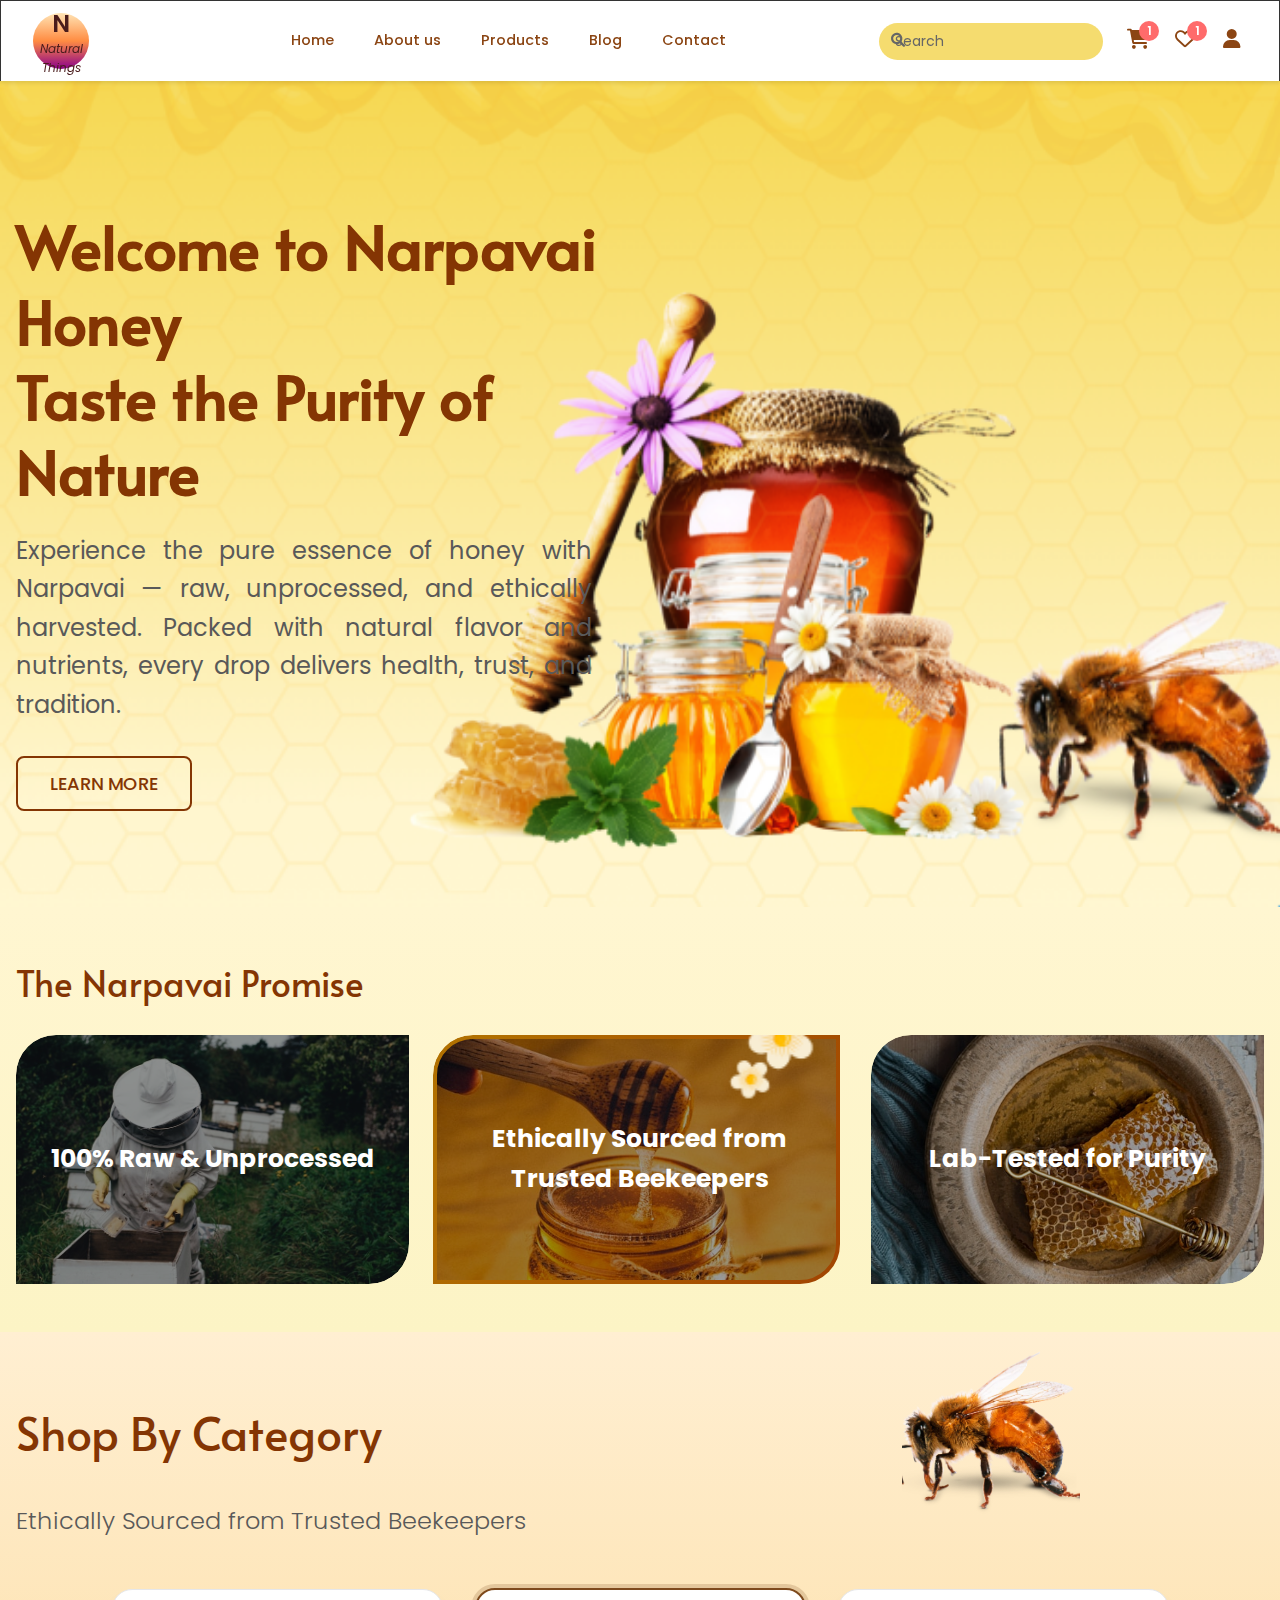
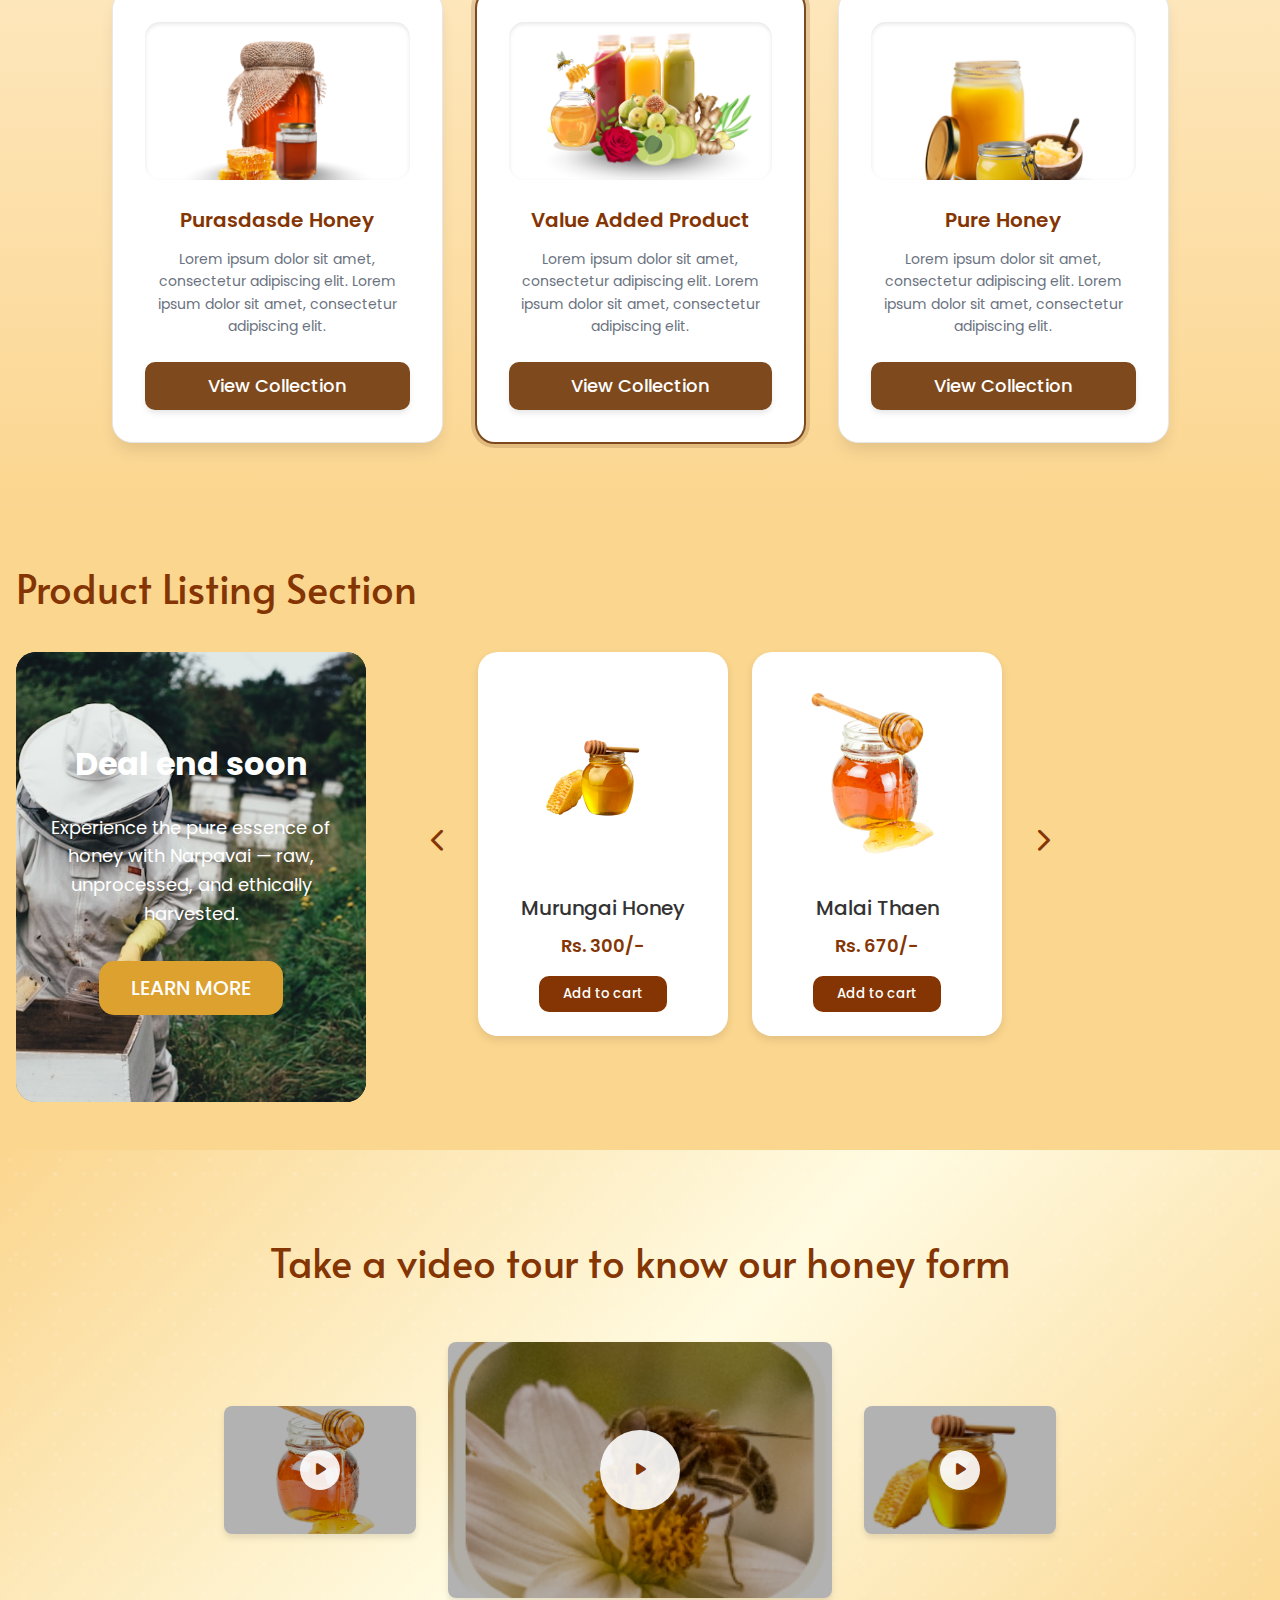
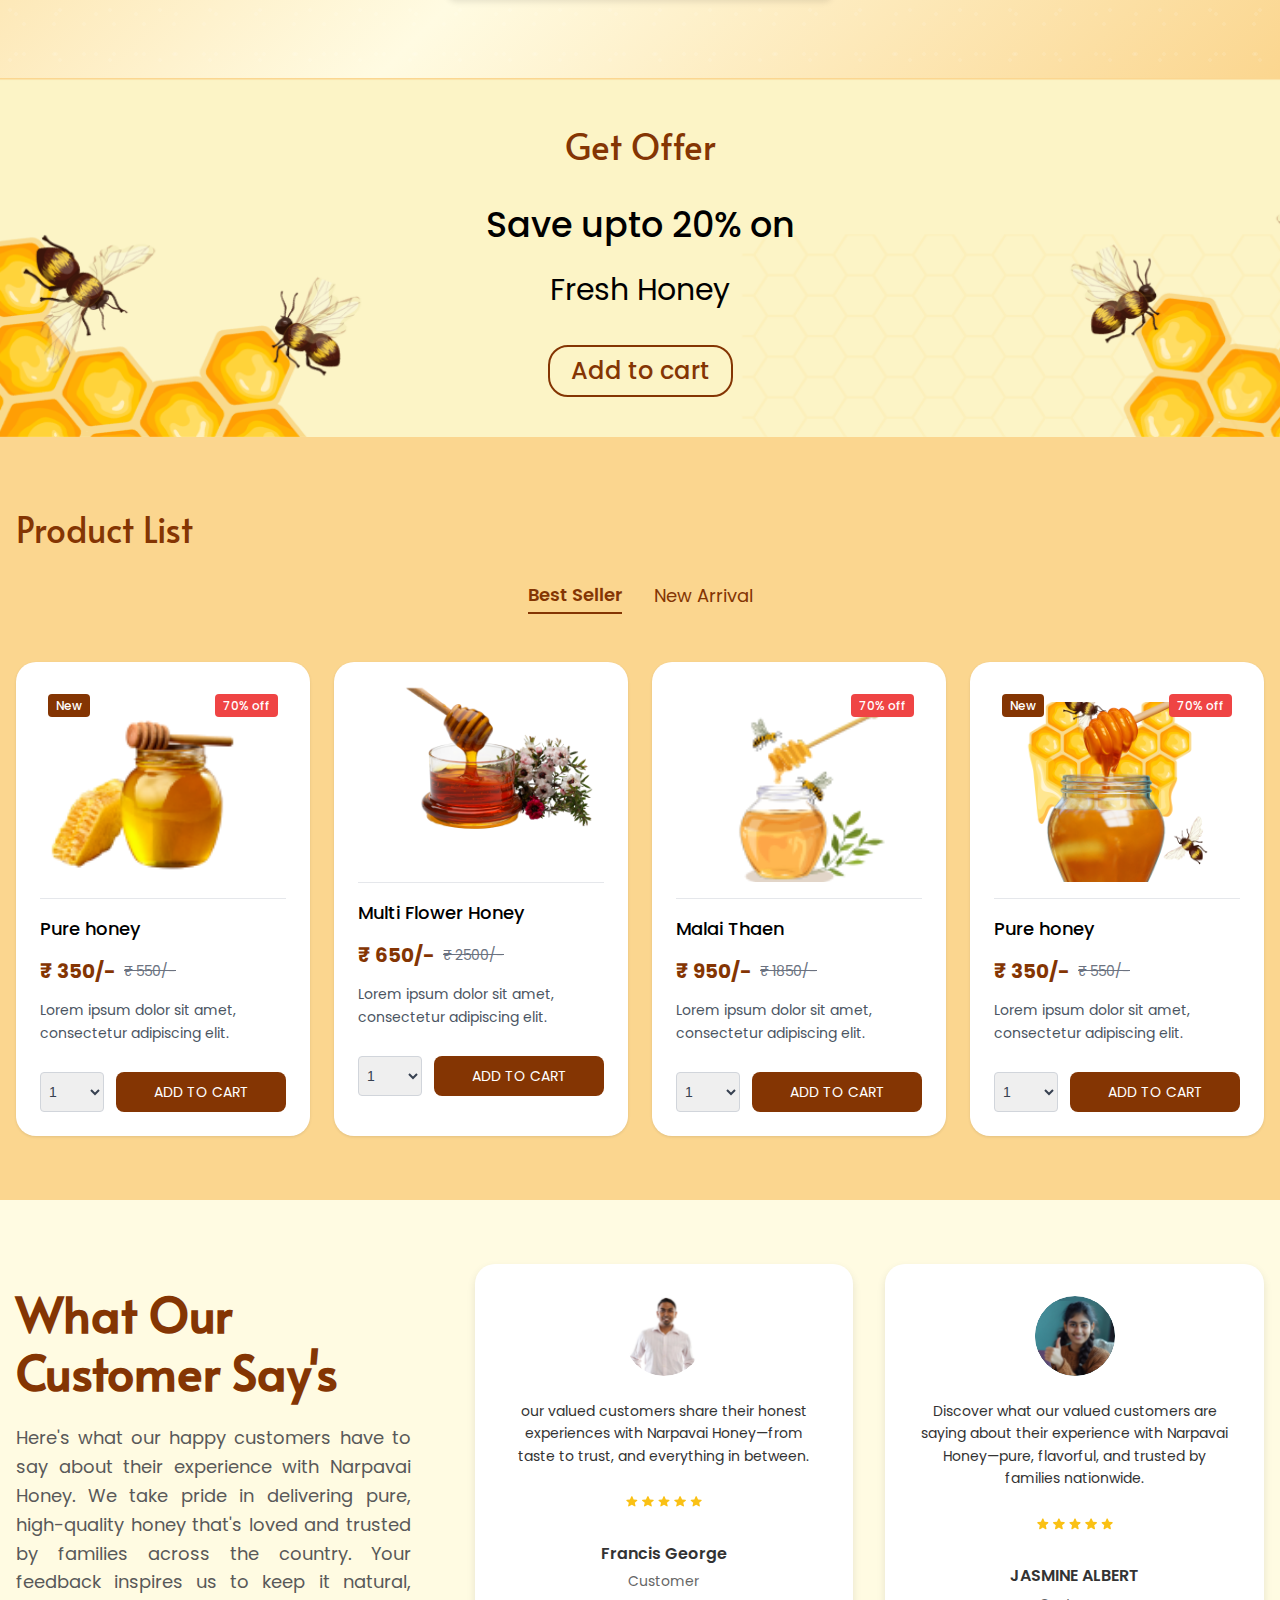
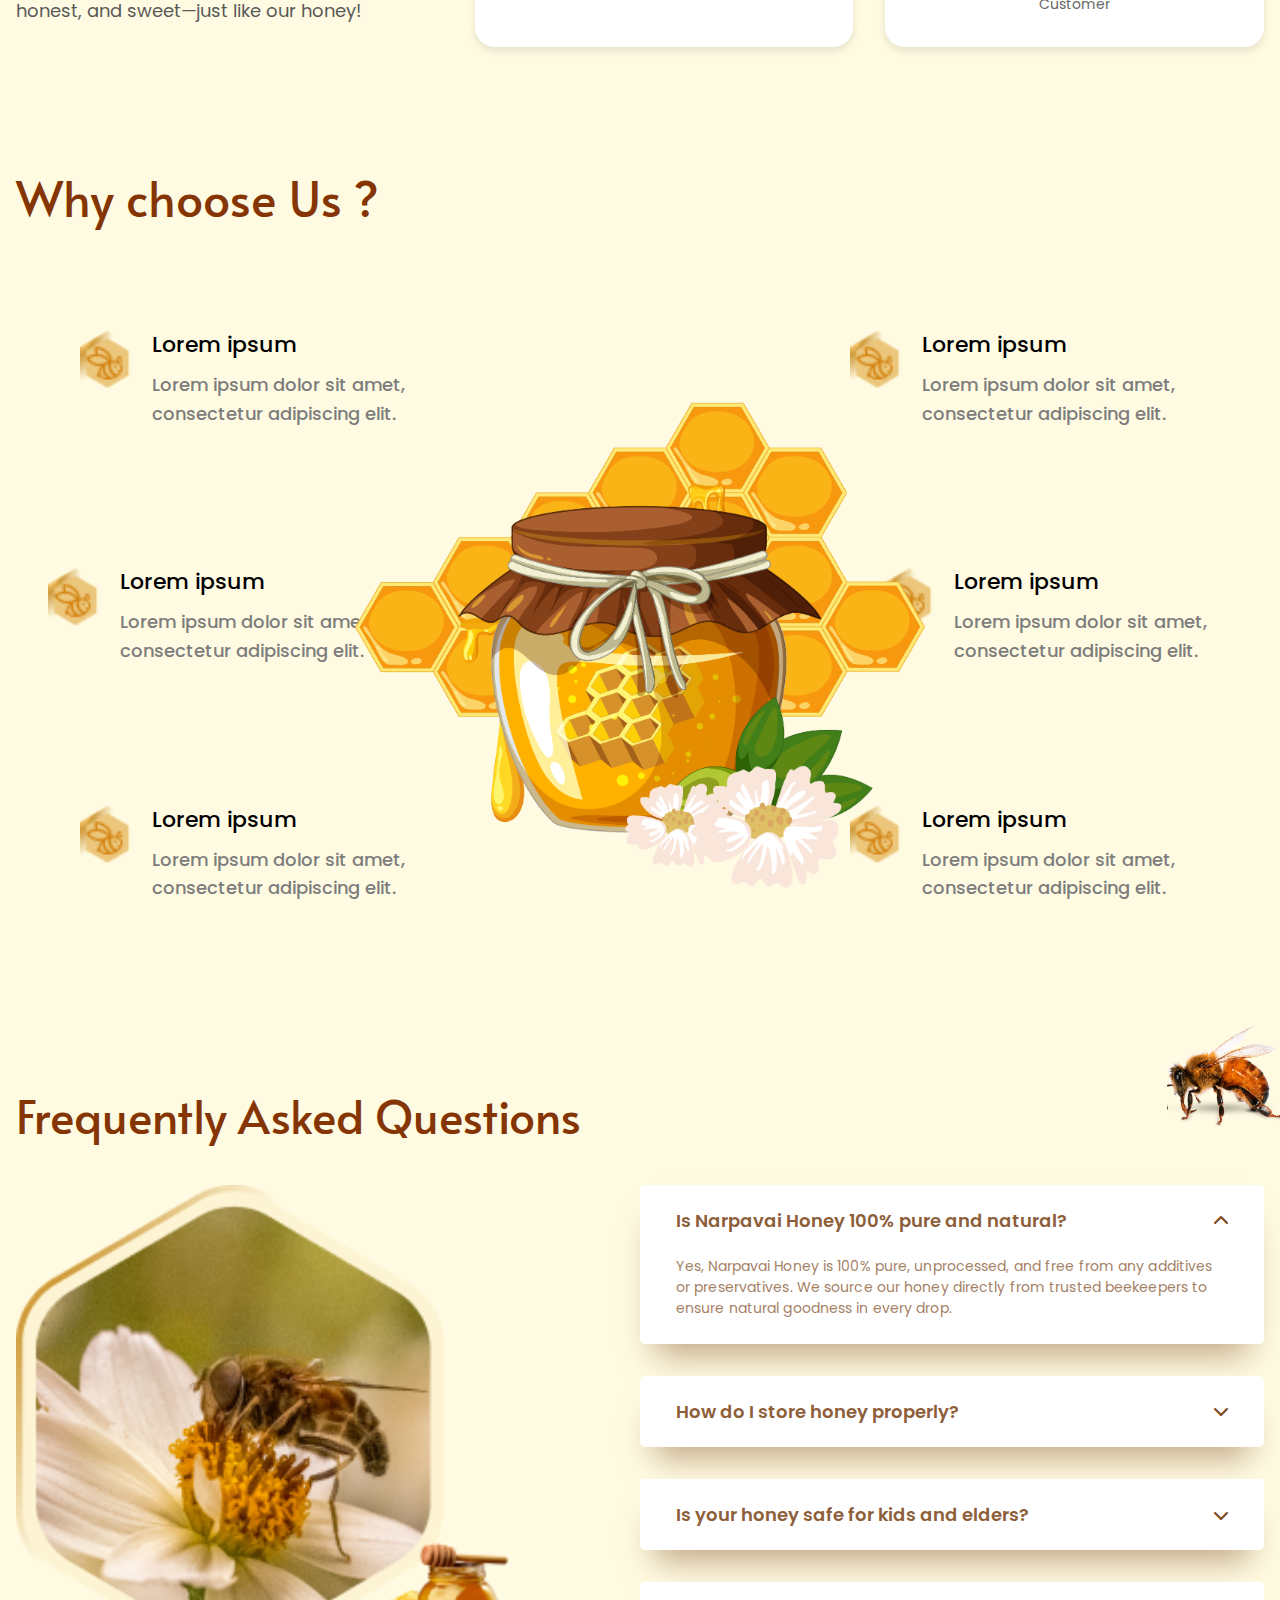
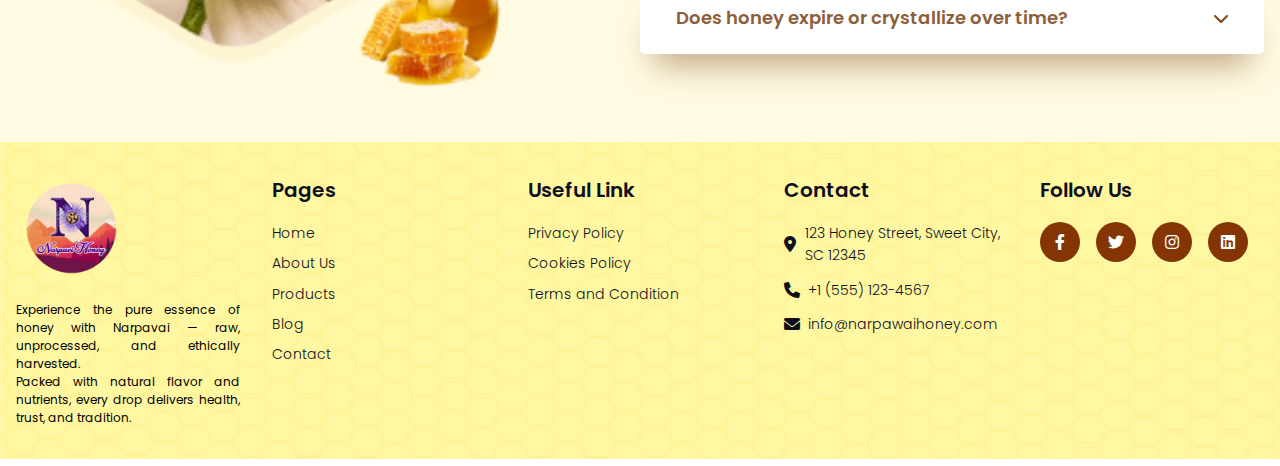
<file: index.html>
<!DOCTYPE html>
<html lang="en">
<head>
    <meta charset="UTF-8">
    <meta name="viewport" content="width=device-width, initial-scale=1.0">
    <title>Narpavai Honey - Taste the Purity of Nature</title>
    <meta name="description" content="Experience the pure essence of honey with Narpavai — raw, unprocessed, and ethically harvested. Packed with natural flavor and nutrients, every drop delivers health, trust, and tradition.">

    <!-- Open Graph meta tags -->
    <meta property="og:title" content="Narpavai Honey - Taste the Purity of Nature">
    <meta property="og:description" content="Pure, raw, unprocessed honey ethically sourced from trusted beekeepers. Lab-tested for purity.">
    <meta property="og:type" content="website">
    <meta property="og:url" content="">
    <meta property="og:image" content="client/public/figmaAssets/add-a-little-bit-of-body-text--9--1-1.png">

    <!-- Google Fonts -->
    <link rel="preconnect" href="https://fonts.googleapis.com">
    <link rel="preconnect" href="https://fonts.gstatic.com" crossorigin>
    <link href="https://fonts.googleapis.com/css2?family=Alata:wght@400&family=Poppins:wght@100;200;300;400;500;600;700;800;900&display=swap" rel="stylesheet">

    <!-- Font Awesome for icons -->
    <link rel="stylesheet" href="https://cdnjs.cloudflare.com/ajax/libs/font-awesome/6.0.0/css/all.min.css">

    <!-- Custom CSS -->
    <link rel="stylesheet" href="styles.css">
</head>
<body>
    <!-- Include Fixed Navbar -->
    <div id="navbar-container"></div>

    <!-- Main Content -->
    <main class="main-content">
        <!-- Hero Banner Section -->
        <section class="hero-banner" id="home">
            <div class="hero-bg-image">
                <img src="client/public/figmaAssets/untitled-design--57--1.png" alt="Honey jars and bee" class="hero-bg-img">
            </div>
            <div class="container hero-container">
                <div class="hero-content">
                    <h1 class="hero-title">
                        Welcome to Narpavai Honey<br>
                        Taste the Purity of Nature
                    </h1>
                    <p class="hero-description">
                        Experience the pure essence of honey with Narpavai — raw, unprocessed, and ethically harvested. 
                        Packed with natural flavor and nutrients, every drop delivers health, trust, and tradition.
                    </p>
                    <button class="hero-btn" data-testid="button-learn-more">LEARN MORE</button>
                </div>
            </div>
        </section>

               <!-- Testimonials Section -->
               <section class="testimonials">
                <div class="container">
                    <h2 class="section-title">The Narpavai Promise</h2>
                    <div class="testimonial-cards">
                        <div class="testimonial-card" data-testid="card-testimonial-1">
                            <div class="testimonial-content" style="background-image: linear-gradient(0deg, rgba(0,0,0,0.4) 0%, rgba(0,0,0,0.4) 100%), url('client/public/figmaAssets/frame-1321314512.png')">
                                <h3>100% Raw & Unprocessed</h3>
                            </div>
                        </div>
                        <div class="testimonial-card middle" data-testid="card-testimonial-2">
                            <div class="testimonial-content">
                                <img src="client/public/figmaAssets/rectangle-3463898.svg" alt="Rectangle" class="testimonial-bg">
                                <h3>Ethically Sourced from Trusted Beekeepers</h3>
                                <img src="client/public/figmaAssets/add-a-little-bit-of-body-text--3--1.png" alt="Honey illustration" class="testimonial-decoration">
                            </div>
                        </div>
                        <div class="testimonial-card" data-testid="card-testimonial-3">
                            <div class="testimonial-content" style="background-image: linear-gradient(0deg, rgba(0,0,0,0.3) 0%, rgba(0,0,0,0.3) 100%), url('client/public/figmaAssets/frame-1321314514.png')">
                                <h3>Lab-Tested for Purity</h3>
                            </div>
                        </div>
                    </div>
                    <div class="bee-decoration">
                    </div>
                </div>
            </section>

        <!-- Product Categories Section -->
        <section class="product-categories" id="products">
            <div class="bee-decoration">
                <img src="client/public/figmaAssets/bee-3.png" alt="Bee" class="bee-img">
            </div>
            <div class="container">
                <div class="section-header">
                    <h2 class="section-title">Shop By Category</h2>
                    <p class="section-subtitle">Ethically Sourced from Trusted Beekeepers</p>
                </div>
                <div class="category-grid">
                    <div class="category-card">
                        <div class="category-image" style="background-image: url('client/public/figmaAssets/add-a-little-bit-of-body-text--6--1.png')"></div>
                        <h3 class="category-title">Purasdasde Honey</h3>
                        <p class="category-description">Lorem ipsum dolor sit amet, consectetur adipiscing elit. Lorem ipsum dolor sit amet, consectetur adipiscing elit.</p>
                        <button class="category-btn" data-testid="button-view-collection-1">View Collection</button>
                    </div>
                    <div class="category-card highlighted">
                        <div class="category-image" style="background-image: url('client/public/figmaAssets/add-a-little-bit-of-body-text--6--1-1.png')"></div>
                        <h3 class="category-title">Value Added Product</h3>
                        <p class="category-description">Lorem ipsum dolor sit amet, consectetur adipiscing elit. Lorem ipsum dolor sit amet, consectetur adipiscing elit.</p>
                        <button class="category-btn" data-testid="button-view-collection-2">View Collection</button>
                    </div>
                    <div class="category-card">
                        <div class="category-image" style="background-image: url('client/public/figmaAssets/add-a-little-bit-of-body-text--6--1-2.png')"></div>
                        <h3 class="category-title">Pure Honey</h3>
                        <p class="category-description">Lorem ipsum dolor sit amet, consectetur adipiscing elit. Lorem ipsum dolor sit amet, consectetur adipiscing elit.</p>
                        <button class="category-btn" data-testid="button-view-collection-3">View Collection</button>
                    </div>
                </div>
            </div>
        </section>

        <!-- Enhanced Product List Section -->
        <section class="enhanced-product-list">
            <div class="container">
                <h2 class="section-title">Product Listing Section</h2>
                <div class="product-showcase">
                    <!-- Deal Card -->
                    <div class="deal-card">
                        <div class="deal-bg-image">
                            <img src="client/public/figmaAssets/frame-1321314512.png" alt="Sunflower field with beekeeper">
                        </div>
                        <div class="deal-content">
                            <h3 class="deal-title">Deal end soon</h3>
                            <p class="deal-description">
                                Experience the pure essence of honey with Narpavai — raw, unprocessed, and ethically harvested.
                            </p>
                            <button class="deal-btn">LEARN MORE</button>
                        </div>
                    </div>

                    <!-- Product Navigation -->
                    <div class="product-navigation">
                        <button class="nav-arrow nav-left" onclick="navigateProducts('prev')">
                            <i class="fas fa-chevron-left"></i>
                        </button>
                        
                        <div class="product-cards-container">
                            <div class="product-card-enhanced" data-product-index="0">
                                <div class="product-image-wrapper">
                                    <img src="client/public/figmaAssets/untitled-design--58--3.png" alt="Murungai Honey" class="product-image-enhanced">
                                </div>
                                <div class="product-info-enhanced">
                                    <h3 class="product-name-enhanced">Murungai Honey</h3>
                                    <p class="product-price-enhanced">Rs. 300/-</p>
                                    <button class="add-to-cart-btn">Add to cart </button>
                                </div>
                            </div>
                            
                            <div class="product-card-enhanced" data-product-index="1">
                                <div class="product-image-wrapper">
                                    <img src="client/public/figmaAssets/untitled-design--59--1.png" alt="Malai Thaen" class="product-image-enhanced">
                                </div>
                                <div class="product-info-enhanced">
                                    <h3 class="product-name-enhanced">Malai Thaen</h3>
                                    <p class="product-price-enhanced">Rs. 670/-</p>
                                    <button class="add-to-cart-btn">Add to cart</button>
                                </div>
                            </div>
                        </div>
                        
                        <button class="nav-arrow nav-right" onclick="navigateProducts('next')">
                            <i class="fas fa-chevron-right"></i>
                        </button>
                    </div>
                </div>
            </div>
        </section>


    


 

        <!-- Video Tour Section -->
        <section class="video-tour">
            <div class="video-tour-bg">
                <div class="video-tour-pattern"></div>
            </div>
            <div class="container">
                <h2 class="section-title">Take a video tour to know our honey form</h2>
                <div class="video-container">
                    <!-- Desktop Layout -->
                    <div class="video-layout-desktop">
                        <div class="video-item side" data-testid="video-side-1" onclick="setCenterVideo(2)">
                            <img src="client/public/figmaAssets/untitled-design--59--1.png" alt="Honey Extraction">
                            <div class="video-overlay">
                                <button class="play-btn"><i class="fas fa-play"></i></button>
                            </div>
                        </div>
                        <div class="video-item center" data-testid="video-center">
                            <img src="client/public/figmaAssets/group-1000005074.png" alt="Main Honey Farm Tour" id="center-video-img">
                            <div class="video-overlay">
                                <button class="play-btn large"><i class="fas fa-play"></i></button>
                            </div>
                        </div>
                        <div class="video-item side" data-testid="video-side-2" onclick="setCenterVideo(1)">
                            <img src="client/public/figmaAssets/untitled-design--58--3.png" alt="Beekeeping Process">
                            <div class="video-overlay">
                                <button class="play-btn"><i class="fas fa-play"></i></button>
                            </div>
                        </div>
                    </div>
                    <!-- Mobile Layout -->
                    <div class="video-layout-mobile">
                        <div class="video-item mobile" data-testid="video-mobile-1">
                            <img src="client/public/figmaAssets/group-1000005074.png" alt="Main Honey Farm Tour">
                            <div class="video-overlay">
                                <button class="play-btn"><i class="fas fa-play"></i></button>
                            </div>
                            <h3>Main Honey Farm Tour</h3>
                        </div>
                        <div class="video-item mobile" data-testid="video-mobile-2">
                            <img src="client/public/figmaAssets/untitled-design--58--3.png" alt="Beekeeping Process">
                            <div class="video-overlay">
                                <button class="play-btn"><i class="fas fa-play"></i></button>
                            </div>
                            <h3>Beekeeping Process</h3>
                        </div>
                        <div class="video-item mobile" data-testid="video-mobile-3">
                            <img src="client/public/figmaAssets/untitled-design--59--1.png" alt="Honey Extraction">
                            <div class="video-overlay">
                                <button class="play-btn"><i class="fas fa-play"></i></button>
                            </div>
                            <h3>Honey Extraction</h3>
                        </div>
                    </div>
                </div>
            </div>
        </section>


        <!-- Newsletter Section -->
        <section class="newsletter">
            <div class="newsletter-bg">
                <img src="client/public/figmaAssets/Screenshot 2025-08-07 095609.png" alt="Background pattern" class="newsletter-pattern">
            </div>
            <div class="container">
                <div class="newsletter-content">
                    <h2 class="section-title">Get Offer</h2>
                    <div class="offer-card">
                        <p class="offer-text-large">Save upto 20% on</p>
                        <p class="offer-text-small">Fresh Honey</p>
                        <button class="offer-btn" data-testid="button-offer-cart">Add to cart</button>
                    </div>
                </div>
            </div>
        </section>

        
        <!-- Main Product List Section -->
        <section class="main-product-list">
            <div class="container">
                <div class="product-list-header">
                    <h2 class="section-title">Product List</h2>
                    <div class="product-tabs">
                        <button class="tab-btn active" data-testid="button-tab-bestseller">Best Seller</button>
                        <button class="tab-btn" data-testid="button-tab-newarrival">New Arrival</button>
                    </div>
                </div>
                <div class="product-grid">
                    <div class="product-item" data-testid="card-product-pure-honey">
                        <div class="product-badges">
                            <span class="badge new">New</span>
                            <span class="badge discount">70% off</span>
                        </div>
                        <div class="product-img">
                            <img src="client/public/figmaAssets/untitled-design--58--3-1.png" alt="Pure honey">
                        </div>
                        <div class="product-divider"></div>
                        <div class="product-details">
                            <h3 class="product-title">Pure honey</h3>
                            <div class="product-pricing">
                                <span class="current-price">₹ 350/-</span>
                                <span class="original-price">₹ 550/-</span>
                            </div>
                            <p class="product-desc">Lorem ipsum dolor sit amet, consectetur adipiscing elit.</p>
                            <div class="product-actions">
                                <select class="quantity-select" data-testid="select-quantity-1">
                                    <option value="1">1</option>
                                    <option value="2">2</option>
                                    <option value="3">3</option>
                                </select>
                                <button class="add-cart-btn" data-testid="button-add-cart-pure-honey">ADD TO CART</button>
                            </div>
                        </div>
                    </div>
                    <div class="product-item" data-testid="card-product-multiflower">
                        <div class="product-img">
                            <img src="client/public/figmaAssets/untitled-design--58--3-2.png" alt="Multi Flower Honey">
                        </div>
                        <div class="product-divider"></div>
                        <div class="product-details">
                            <h3 class="product-title">Multi Flower Honey</h3>
                            <div class="product-pricing">
                                <span class="current-price">₹ 650/-</span>
                                <span class="original-price">₹ 2500/-</span>
                            </div>
                            <p class="product-desc">Lorem ipsum dolor sit amet, consectetur adipiscing elit.</p>
                            <div class="product-actions">
                                <select class="quantity-select" data-testid="select-quantity-2">
                                    <option value="1">1</option>
                                    <option value="2">2</option>
                                    <option value="3">3</option>
                                </select>
                                <button class="add-cart-btn" data-testid="button-add-cart-multiflower">ADD TO CART</button>
                            </div>
                        </div>
                    </div>
                    <div class="product-item" data-testid="card-product-malai-thaen">
                        <div class="product-badges">
                            <span class="badge discount">70% off</span>
                        </div>
                        <div class="product-img">
                            <img src="client/public/figmaAssets/untitled-design--58--3-3.png" alt="Malai Thaen">
                        </div>
                        <div class="product-divider"></div>
                        <div class="product-details">
                            <h3 class="product-title">Malai Thaen</h3>
                            <div class="product-pricing">
                                <span class="current-price">₹ 950/-</span>
                                <span class="original-price">₹ 1850/-</span>
                            </div>
                            <p class="product-desc">Lorem ipsum dolor sit amet, consectetur adipiscing elit.</p>
                            <div class="product-actions">
                                <select class="quantity-select" data-testid="select-quantity-3">
                                    <option value="1">1</option>
                                    <option value="2">2</option>
                                    <option value="3">3</option>
                                </select>
                                <button class="add-cart-btn" data-testid="button-add-cart-malai-thaen">ADD TO CART</button>
                            </div>
                        </div>
                    </div>
                    <div class="product-item" data-testid="card-product-pure-honey-2">
                        <div class="product-badges">
                            <span class="badge new">New</span>
                            <span class="badge discount">70% off</span>
                        </div>
                        <div class="product-img">
                            <img src="client/public/figmaAssets/untitled-design--58--3-4.png" alt="Pure honey">
                        </div>
                        <div class="product-divider"></div>
                        <div class="product-details">
                            <h3 class="product-title">Pure honey</h3>
                            <div class="product-pricing">
                                <span class="current-price">₹ 350/-</span>
                                <span class="original-price">₹ 550/-</span>
                            </div>
                            <p class="product-desc">Lorem ipsum dolor sit amet, consectetur adipiscing elit.</p>
                            <div class="product-actions">
                                <select class="quantity-select" data-testid="select-quantity-4">
                                    <option value="1">1</option>
                                    <option value="2">2</option>
                                    <option value="3">3</option>
                                </select>
                                <button class="add-cart-btn" data-testid="button-add-cart-pure-honey-2">ADD TO CART</button>
                            </div>
                        </div>
                    </div>
                </div>
            </div>
        </section>

                <!-- Enhanced Customer Testimonials Section -->
                <section class="enhanced-customer-testimonials">
                    <div class="container">
                        <div class="testimonials-layout">
                            <!-- Left side content -->
                            <div class="testimonials-left">
                                <h2 class="testimonials-main-title">What Our<br>Customer Say's</h2>
                                <p class="testimonials-description">
                                    Here's what our happy customers have to say about their experience with Narpavai Honey. We take pride in delivering pure, high-quality honey that's loved and trusted by families across the country. Your feedback inspires us to keep it natural, honest, and sweet—just like our honey!
                                </p>
                            </div>
                            
                            <!-- Right side testimonials -->
                            <div class="testimonials-right">
                                <div class="testimonial-card-new">
                                    <div class="customer-avatar">
                                        <img src="client/public/figmaAssets/frame-39.svg" alt="Francis George">
                                    </div>
                                    <p class="customer-review">
                                        our valued customers share their honest experiences with Narpavai Honey—from taste to trust, and everything in between.
                                    </p>
                                    <div class="star-rating">
                                        <img src="client/public/figmaAssets/frame-531686.svg" alt="Five star rating">
                                    </div>
                                    <div class="customer-details">
                                        <h4>Francis George</h4>
                                        <p>Customer</p>
                                    </div>
                                </div>
                                
                                <div class="testimonial-card-new">
                                    <div class="customer-avatar">
                                        <img src="client/public/figmaAssets/frame-39-1.svg" alt="Jasmine Albert">
                                    </div>
                                    <p class="customer-review">
                                        Discover what our valued customers are saying about their experience with Narpavai Honey—pure, flavorful, and trusted by families nationwide.
                                    </p>
                                    <div class="star-rating">
                                        <img src="client/public/figmaAssets/frame-531686.svg" alt="Five star rating">
                                    </div>
                                    <div class="customer-details">
                                        <h4>JASMINE ALBERT</h4>
                                        <p>Customer</p>
                                    </div>
                                </div>
                            </div>
                        </div>
                    </div>
                </section>
        

                    <!-- Why Choose Us Section -->
        <section class="why-choose-us">
            <div class="container">
                <h2 class="section-title">Why choose Us ?</h2>
                <div class="features-container">
                    <div class="center-image">
                        <img src="client/public/figmaAssets/artboard-3-4x-1.png" alt="Honey jar with honeycomb background">
                    </div>
                    <div class="feature-card top-left">
                        <img src="client/public/figmaAssets/group-1000005062.png" alt="Feature icon">
                        <div>
                            <h3>Lorem ipsum</h3>
                            <p>Lorem ipsum dolor sit amet, consectetur adipiscing elit.</p>
                        </div>
                    </div>
                    <div class="feature-card middle-left">
                        <img src="client/public/figmaAssets/group-1000005062-1.png" alt="Feature icon">
                        <div>
                            <h3>Lorem ipsum</h3>
                            <p>Lorem ipsum dolor sit amet, consectetur adipiscing elit.</p>
                        </div>
                    </div>
                    <div class="feature-card bottom-left">
                        <img src="client/public/figmaAssets/group-1000005062-2.png" alt="Feature icon">
                        <div>
                            <h3>Lorem ipsum</h3>
                            <p>Lorem ipsum dolor sit amet, consectetur adipiscing elit.</p>
                        </div>
                    </div>
                    <div class="feature-card top-right">
                        <img src="client/public/figmaAssets/group-1000005062-3.png" alt="Feature icon">
                        <div>
                            <h3>Lorem ipsum</h3>
                            <p>Lorem ipsum dolor sit amet, consectetur adipiscing elit.</p>
                        </div>
                    </div>
                    <div class="feature-card middle-right">
                        <img src="client/public/figmaAssets/group-1000005062-4.png" alt="Feature icon">
                        <div>
                            <h3>Lorem ipsum</h3>
                            <p>Lorem ipsum dolor sit amet, consectetur adipiscing elit.</p>
                        </div>
                    </div>
                    <div class="feature-card bottom-right">
                        <img src="client/public/figmaAssets/group-1000005062-5.png" alt="Feature icon">
                        <div>
                            <h3>Lorem ipsum</h3>
                            <p>Lorem ipsum dolor sit amet, consectetur adipiscing elit.</p>
                        </div>
                    </div>
                </div>
            </div>
        </section>

        <!-- FAQ Section -->
        <section class="faq-section" id="about">
            <div class="container">
                <h2 class="section-title">Frequently Asked Questions</h2>
                <div class="faq-content">
                    <div class="faq-images">
                        <img src="client/public/figmaAssets/group-1000005074.png" alt="Honey jar illustration" class="main-faq-img">
                        <img src="client/public/figmaAssets/untitled-design--58--3-5.png" alt="Decorative element" class="faq-decoration-1">
                        <img src="client/public/figmaAssets/untitled-design--58--4.png" alt="Decorative element" class="faq-decoration-2">
                    </div>
                    <div class="faq-questions">
                        <div class="faq-item active" data-testid="faq-item-1">
                            <div class="faq-question" onclick="toggleFAQ(0)">
                                <h3>Is Narpavai Honey 100% pure and natural?</h3>
                                <i class="fas fa-chevron-down"></i>
                            </div>
                            <div class="faq-answer">
                                <p>Yes, Narpavai Honey is 100% pure, unprocessed, and free from any additives or preservatives. We source our honey directly from trusted beekeepers to ensure natural goodness in every drop.</p>
                            </div>
                        </div>
                        <div class="faq-item" data-testid="faq-item-2">
                            <div class="faq-question" onclick="toggleFAQ(1)">
                                <h3>How do I store honey properly?</h3>
                                <i class="fas fa-chevron-down"></i>
                            </div>
                            <div class="faq-answer">
                                <p>Content coming soon...</p>
                            </div>
                        </div>
                        <div class="faq-item" data-testid="faq-item-3">
                            <div class="faq-question" onclick="toggleFAQ(2)">
                                <h3>Is your honey safe for kids and elders?</h3>
                                <i class="fas fa-chevron-down"></i>
                            </div>
                            <div class="faq-answer">
                                <p>Content coming soon...</p>
                            </div>
                        </div>
                        <div class="faq-item" data-testid="faq-item-4">
                            <div class="faq-question" onclick="toggleFAQ(3)">
                                <h3>Does honey expire or crystallize over time?</h3>
                                <i class="fas fa-chevron-down"></i>
                            </div>
                            <div class="faq-answer">
                                <p>Content coming soon...</p>
                            </div>
                        </div>
                    </div>
                </div>
                <div class="bee-decoration">
                    <img src="client/public/figmaAssets/bee-3.png" alt="Bee">
                </div>
            </div>
        </section>

        <!-- Footer -->
        <footer class="footer" id="contact">
            <div class="footer-bg">
                <img src="client/public/figmaAssets/clip-path-group.png" alt="Footer background">
            </div>
            <div class="container">
                <div class="footer-content">
                    <!-- Company Info -->
                    <div class="footer-section">
                        <img src="client/public/figmaAssets/add-a-little-bit-of-body-text--9--1-1.png" alt="Narpavai Logo" class="footer-logo">
                        <p class="footer-description">
                            Experience the pure essence of honey with Narpavai — raw, unprocessed, and ethically harvested.<br>
                            Packed with natural flavor and nutrients, every drop delivers health, trust, and tradition.
                        </p>
                    </div>

                    <!-- Pages -->
                    <div class="footer-section">
                        <h3 class="footer-heading">Pages</h3>
                        <nav class="footer-nav">
                            <a href="#home" class="footer-link">Home</a>
                            <a href="#about" class="footer-link">About Us</a>
                            <a href="#products" class="footer-link">Products</a>
                            <a href="#blog" class="footer-link">Blog</a>
                            <a href="#contact" class="footer-link">Contact</a>
                        </nav>
                    </div>

                    <!-- Useful Links -->
                    <div class="footer-section">
                        <h3 class="footer-heading">Useful Link</h3>
                        <nav class="footer-nav">
                            <a href="#" class="footer-link">Privacy Policy</a>
                            <a href="#" class="footer-link">Cookies Policy</a>
                            <a href="#" class="footer-link">Terms and Condition</a>
                        </nav>
                    </div>

                    <!-- Contact -->
                    <div class="footer-section">
                        <h3 class="footer-heading">Contact</h3>
                        <div class="contact-info">
                            <div class="contact-item">
                                <i class="fas fa-map-marker-alt"></i>
                                <span>123 Honey Street, Sweet City, SC 12345</span>
                            </div>
                            <div class="contact-item">
                                <i class="fas fa-phone"></i>
                                <span>+1 (555) 123-4567</span>
                            </div>
                            <div class="contact-item">
                                <i class="fas fa-envelope"></i>
                                <span>info@narpawaihoney.com</span>
                            </div>
                        </div>
                    </div>

                    <!-- Social Media -->
                    <div class="footer-section">
                        <h3 class="footer-heading">Follow Us</h3>
                        <div class="social-links">
                            <a href="#" class="social-link" data-testid="link-facebook"><i class="fab fa-facebook-f"></i></a>
                            <a href="#" class="social-link" data-testid="link-twitter"><i class="fab fa-twitter"></i></a>
                            <a href="#" class="social-link" data-testid="link-instagram"><i class="fab fa-instagram"></i></a>
                            <a href="#" class="social-link" data-testid="link-linkedin"><i class="fab fa-linkedin"></i></a>
                        </div>
                    </div>
                </div>
            </div>
        </footer>
    </main>

    <!-- JavaScript -->
    <script src="script.js"></script>
    
    <script>
        // Load navbar
        fetch('navbar.html')
            .then(response => response.text())
            .then(data => {
                document.getElementById('navbar-container').innerHTML = data;
            })
            .catch(error => console.error('Error loading navbar:', error));
    </script>
</body>
</html>
</file>
<file: styles.css>
/* Reset and Base Styles */
* {
    margin: 0;
    padding: 0;
    box-sizing: border-box;
}

body {
    font-family: 'Poppins', Arial, sans-serif;
    line-height: 1.6;
    color: #333;
    background-color: #fff;
}

.container {
    max-width: 1440px;
    margin: 0 auto;
    padding: 0 1rem;
}

/* Typography */
.section-title {
    font-family: 'Alata', Arial, sans-serif;
    font-weight: 400;
    color: #843503;
    text-align: center;
    margin-bottom: 2rem;
}

@media (min-width: 768px) {
    .section-title {
        font-size: 2.5rem;
        text-align: left;
    }
}

@media (min-width: 1024px) {
    .section-title {
        font-size: 2.875rem;
    }
}

.section-subtitle {
    font-family: 'Poppins', Arial, sans-serif;
    font-weight: 300;
    font-size: 1.25rem;
    color: #595959;
    text-align: center;
}

@media (min-width: 768px) {
    .section-subtitle {
        font-size: 1.5rem;
        text-align: left;
    }
}

/* Navbar Styles */
.navbar {
    position: fixed;
    top: 0;
    left: 0;
    right: 0;
    z-index: 50;
    background-color: white;
    box-shadow: 0 2px 4px rgba(0, 0, 0, 0.1);
}

.navbar-container {
    max-width: 1440px;
    margin: 0 auto;
    padding: 0.75rem 1rem;
}

.navbar-content {
    display: flex;
    align-items: center;
    justify-content: space-between;
}

.logo-img {
    width: 3rem;
    height: 3rem;
    object-fit: cover;
}

@media (min-width: 768px) {
    .logo-img {
        width: 4rem;
        height: 4rem;
    }
}

.navbar-nav {
    display: none;
}

@media (min-width: 1024px) {
    .navbar-nav {
        display: flex;
        align-items: center;
        gap: 2rem;
    }
}

.nav-link {
    color: #843503;
    font-weight: 500;
    text-decoration: none;
    transition: color 0.3s ease;
}

.nav-link:hover {
    color: #6a3d18;
}

.navbar-actions {
    display: flex;
    align-items: center;
    gap: 0.5rem;
}

@media (min-width: 768px) {
    .navbar-actions {
        gap: 1rem;
    }
}

.search-container {
    position: relative;
}

.search-input {
    width: 8rem;
    background-color: #f5dc6f;
    border: none;
    border-radius: 9999px;
    padding: 0.5rem 1rem 0.5rem 2.5rem;
    color: #843503;
    font-size: 0.875rem;
}

@media (min-width: 768px) {
    .search-input {
        width: 12rem;
    }
}

.search-input::placeholder {
    color: #843503;
}

.search-icon {
    position: absolute;
    right: 0.75rem;
    top: 50%;
    transform: translateY(-50%);
    width: 1rem;
    height: 1rem;
    color: #843503;
}

.nav-icon-container {
    display: flex;
    align-items: center;
    gap: 0.25rem;
}

.nav-icon {
    width: 1.25rem;
    height: 1.25rem;
    color: #843503;
}

@media (min-width: 768px) {
    .nav-icon {
        width: 1.5rem;
        height: 1.5rem;
    }
}

.nav-icon-count {
    color: #843503;
    font-weight: 500;
    font-size: 0.875rem;
}

.mobile-menu-btn {
    display: block;
    margin-left: 0.5rem;
    background: none;
    border: none;
    cursor: pointer;
}

@media (min-width: 1024px) {
    .mobile-menu-btn {
        display: none;
    }
}

.mobile-menu-btn i {
    width: 1.5rem;
    height: 1.5rem;
    color: #843503;
}

.mobile-nav {
    display: none;
    margin-top: 1rem;
    padding-top: 1rem;
    border-top: 1px solid #e5e7eb;
    flex-direction: column;
    gap: 0.75rem;
}

@media (min-width: 1024px) {
    .mobile-nav {
        display: none !important;
    }
}

.mobile-nav.active {
    display: flex;
}

.mobile-nav-link {
    color: #843503;
    font-weight: 500;
    font-size: 0.875rem;
    text-decoration: none;
    padding: 0.25rem 0.5rem;
    transition: color 0.3s ease;
}

.mobile-nav-link:hover {
    color: #6a3d18;
}

/* Main Content */
.main-content {
    padding-top: 4rem;
}

@media (min-width: 768px) {
    .main-content {
        padding-top: 5rem;
    }
}

/* Hero Banner */
.hero-banner {
    position: relative;
    width: 100%;
    background: linear-gradient(to right, #f5dc6f, #fbd68f);
    overflow: hidden;
    padding: 5rem 0 3rem;
}

@media (min-width: 768px) {
    .hero-banner {
        padding: 6rem 0 4rem;
    }
}

@media (min-width: 1024px) {
    .hero-banner {
        padding: 8rem 0 6rem;
    }
}

.hero-bg-image {
    position: absolute;
    right: 0;
    top: 0;
    width: 100%;
    height: 100%;
}

.hero-bg-img {
    position: absolute;
    right: 0;
    top: 0;
    height: 100%;
    width: auto;
    object-fit: cover;
    object-position: right;
}

.hero-container {
    position: relative;
    z-index: 10;
}

.hero-content {
    max-width: 32rem;
}

@media (min-width: 768px) {
    .hero-content {
        max-width: 42rem;
    }
}

.hero-title {
    font-family: 'Alata', Arial, sans-serif;
    color: #843503;
    font-size: 1.875rem;
    line-height: 1.25;
    margin-bottom: 1rem;
}

@media (min-width: 768px) {
    .hero-title {
        font-size: 2.25rem;
        margin-bottom: 1.5rem;
    }
}

@media (min-width: 1024px) {
    .hero-title {
        font-size: 3rem;
    }
}

@media (min-width: 1280px) {
    .hero-title {
        font-size: 3.75rem;
    }
}

.hero-description {
    font-family: 'Poppins', Arial, sans-serif;
    color: #595959;
    font-size: 1rem;
    line-height: 1.6;
    margin-bottom: 1.5rem;
    text-align: justify;
    max-width: 28rem;
}

@media (min-width: 768px) {
    .hero-description {
        font-size: 1.125rem;
        margin-bottom: 2rem;
        max-width: 32rem;
    }
}

@media (min-width: 1024px) {
    .hero-description {
        font-size: 1.25rem;
        max-width: 36rem;
    }
}

@media (min-width: 1280px) {
    .hero-description {
        font-size: 1.5rem;
    }
}

.hero-btn {
    background-color: transparent;
    border: 2px solid #843503;
    color: #843503;
    padding: 0.5rem 1.5rem;
    border-radius: 0.5rem;
    font-family: 'Poppins', Arial, sans-serif;
    font-weight: 500;
    font-size: 1rem;
    cursor: pointer;
    transition: all 0.3s ease;
}

@media (min-width: 768px) {
    .hero-btn {
        padding: 0.75rem 2rem;
        font-size: 1.125rem;
    }
}

.hero-btn:hover {
    background-color: #843503;
    color: white;
}

/* Product Categories */
.product-categories {
    position: relative;
    width: 100%;
    background: linear-gradient(to bottom, #ffefd2, #fbd690);
    padding: 4rem 0;
    overflow: hidden;
}

.bee-decoration {
    position: absolute;
    top: 1rem;
    right: 1rem;
    z-index: 10;
}

@media (min-width: 1024px) {
    .bee-decoration {
        top: 1rem;
        right: 12.5rem;
    }
}

.bee-img {
    width: 6rem;
    height: 5rem;
    object-fit: cover;
}

@media (min-width: 1024px) {
    .bee-img {
        width: 11.125rem;
        height: 10.75rem;
    }
}

.section-header {
    text-align: center;
    margin-bottom: 3rem;
}

@media (min-width: 1024px) {
    .section-header {
        text-align: left;
    }
}

.category-grid {
    display: flex;
    flex-direction: column;
    justify-content: center;
    align-items: center;
    gap: 1.5rem;
}

@media (min-width: 1024px) {
    .category-grid {
        flex-direction: row;
        gap: 2rem;
    }
}

.category-card {
    width: 100%;
    max-width: 20.6875rem;
    border-radius: 1.25rem;
    overflow: hidden;
    background-color: white;
    box-shadow: 0 10px 15px -3px rgba(0, 0, 0, 0.1);
    transition: transform 0.3s ease;
    border: 1px solid #e5e7eb;
}

.category-card:hover {
    transform: scale(1.05);
}

.category-card.highlighted {
    border: 2px solid #7e4a1d;
    box-shadow: 0 0 0 4px rgba(126, 74, 29, 0.2);
}

.category-image {
    width: 100%;
    height: 12.5rem;
    border-radius: 0.9375rem;
    background-size: cover;
    background-position: center;
    box-shadow: inset 0 2px 4px rgba(0, 0, 0, 0.1);
    margin-bottom: 1.5rem;
}

@media (min-width: 1024px) {
    .category-image {
        height: 9.875rem;
    }
}

.category-card {
    padding: 1.5rem;
}

@media (min-width: 1024px) {
    .category-card {
        padding: 2rem;
    }
}

.category-title {
    font-family: 'Poppins', Arial, sans-serif;
    font-weight: 600;
    font-size: 1.25rem;
    color: #843503;
    margin-bottom: 0.75rem;
    text-align: center;
}

.category-description {
    font-family: 'Poppins', Arial, sans-serif;
    font-weight: 400;
    font-size: 0.875rem;
    color: #6b7280;
    margin-bottom: 1.5rem;
    text-align: center;
    line-height: 1.6;
}

.category-btn {
    width: 100%;
    height: 3rem;
    background-color: #7e4a1d;
    border-radius: 0.625rem;
    color: white;
    font-size: 1.125rem;
    font-family: 'Poppins', Arial, sans-serif;
    font-weight: 500;
    border: none;
    cursor: pointer;
    transition: all 0.3s ease;
    box-shadow: 0 4px 6px -1px rgba(0, 0, 0, 0.1);
}

.category-btn:hover {
    background-color: #6a3d18;
    box-shadow: 0 10px 15px -3px rgba(0, 0, 0, 0.1);
}

/* Hero Product Section */
.hero-product {
    background-color: #fbd68f;
    padding: 2rem 0;
}

@media (min-width: 768px) {
    .hero-product {
        padding: 4rem 0;
    }
}

.hero-product .section-title {
    font-size: 1.5rem;
    margin-bottom: 1.5rem;
}

@media (min-width: 768px) {
    .hero-product .section-title {
        font-size: 1.75rem;
        margin-bottom: 2.5rem;
    }
}

@media (min-width: 1024px) {
    .hero-product .section-title {
        font-size: 2.1875rem;
    }
}

.hero-product-content {
    display: flex;
    flex-direction: column;
    gap: 1rem;
    align-items: center;
    justify-content: center;
}

@media (min-width: 1024px) {
    .hero-product-content {
        flex-direction: row;
        gap: 1.5rem;
    }
}

.promo-banner {
    width: 100%;
    max-width: 28rem;
    height: 25rem;
    background-image: url('/figmaAssets/rectangle-3463901.png');
    background-size: cover;
    background-position: center;
    border-radius: 1.25rem;
    order: 2;
}

@media (min-width: 768px) {
    .promo-banner {
        height: 28.125rem;
        border-radius: 1.875rem;
    }
}

@media (min-width: 1024px) {
    .promo-banner {
        width: 25rem;
        height: 33rem;
        order: 1;
    }
}

@media (min-width: 1280px) {
    .promo-banner {
        width: 33.875rem;
    }
}

.promo-content {
    position: relative;
    width: 100%;
    height: 100%;
    padding: 3rem 1.5rem;
    display: flex;
    flex-direction: column;
    align-items: center;
    justify-content: center;
    text-align: center;
}

@media (min-width: 768px) {
    .promo-content {
        padding: 4rem 2rem;
    }
}

@media (min-width: 1024px) {
    .promo-content {
        padding: 5.4375rem 1.6875rem;
    }
}

.promo-title {
    font-family: 'Poppins', Arial, sans-serif;
    font-weight: 700;
    color: white;
    font-size: 1.5rem;
    margin-bottom: 2rem;
}

@media (min-width: 768px) {
    .promo-title {
        font-size: 1.875rem;
        margin-bottom: 3rem;
    }
}

@media (min-width: 1024px) {
    .promo-title {
        font-size: 2.1875rem;
        margin-bottom: 3.875rem;
    }
}

.promo-description {
    color: white;
    font-size: 1rem;
    line-height: 1.5;
    font-family: 'Poppins', Arial, sans-serif;
    font-weight: 400;
    margin-bottom: 2rem;
    max-width: 20rem;
}

@media (min-width: 768px) {
    .promo-description {
        font-size: 1.125rem;
        line-height: 2;
        margin-bottom: 3rem;
        max-width: 24rem;
    }
}

@media (min-width: 1024px) {
    .promo-description {
        font-size: 1.5rem;
        line-height: 2.125rem;
        margin-bottom: 4.3125rem;
    }
}

.promo-btn {
    width: 100%;
    max-width: 12.5rem;
    height: 3rem;
    background-color: #dda12f;
    border-radius: 0.9375rem;
    color: white;
    font-size: 1.25rem;
    font-family: 'Poppins', Arial, sans-serif;
    font-weight: 500;
    border: 2px solid #c9860c;
    cursor: pointer;
    transition: background-color 0.3s ease;
}

@media (min-width: 768px) {
    .promo-btn {
        max-width: 15rem;
        height: 4rem;
        font-size: 1.5rem;
        border-radius: 1.25rem;
    }
}

@media (min-width: 1024px) {
    .promo-btn {
        width: 16.75rem;
        height: 5.5625rem;
        font-size: 2.1875rem;
    }
}

.promo-btn:hover {
    background-color: #c9860c;
}

.product-nav {
    display: flex;
    align-items: center;
    gap: 0.5rem;
    order: 1;
}

@media (min-width: 768px) {
    .product-nav {
        gap: 1rem;
    }
}

@media (min-width: 1024px) {
    .product-nav {
        order: 2;
    }
}

.nav-arrow {
    display: none;
    width: 2rem;
    height: 2rem;
    background: none;
    border: none;
    cursor: pointer;
}

@media (min-width: 768px) {
    .nav-arrow {
        display: flex;
        align-items: center;
        justify-content: center;
        width: 2.5rem;
        height: 2.5rem;
    }
}

.nav-arrow i {
    width: 1.5rem;
    height: 1.5rem;
    color: #843503;
}

@media (min-width: 768px) {
    .nav-arrow i {
        width: 2rem;
        height: 2rem;
    }
}

.product-cards {
    display: flex;
    gap: 0.75rem;
    overflow-x: auto;
}

@media (min-width: 768px) {
    .product-cards {
        gap: 1rem;
        overflow: visible;
    }
}

.product-card {
    min-width: 15.625rem;
    height: 25rem;
    background-color: white;
    border-radius: 1.25rem;
    flex-shrink: 0;
    padding: 1rem;
    display: flex;
    flex-direction: column;
    align-items: center;
}

@media (min-width: 768px) {
    .product-card {
        min-width: 17.5rem;
        height: 28.125rem;
        border-radius: 1.875rem;
        padding: 1.5rem;
    }
}

@media (min-width: 1024px) {
    .product-card {
        width: 19.5625rem;
        height: 33rem;
        padding: 2.125rem 1.5rem;
    }
}

.product-image-container {
    position: relative;
    width: 11.25rem;
    height: 11.25rem;
    margin-bottom: 1rem;
}

@media (min-width: 768px) {
    .product-image-container {
        width: 12.5rem;
        height: 12.5rem;
    }
}

@media (min-width: 1024px) {
    .product-image-container {
        width: 13.875rem;
        height: 13.875rem;
    }
}

.product-shadow {
    position: absolute;
    width: 6.25rem;
    height: 1.5rem;
    bottom: 1rem;
    left: 50%;
    transform: translateX(-50%);
    background-color: #5e5e5e;
    border-radius: 3.9375rem/0.875rem;
    filter: blur(12px);
}

@media (min-width: 768px) {
    .product-shadow {
        width: 6.875rem;
        height: 1.75rem;
        bottom: 1.5rem;
    }
}

@media (min-width: 1024px) {
    .product-shadow {
        width: 7.875rem;
        bottom: 1.875rem;
    }
}

.product-image {
    width: 100%;
    height: 100%;
    object-fit: cover;
}

.product-line {
    width: 7.5rem;
    height: 1px;
    object-fit: cover;
    margin: 0.5rem 0;
}

@media (min-width: 768px) {
    .product-line {
        width: 8.75rem;
    }
}

@media (min-width: 1024px) {
    .product-line {
        width: 9.75rem;
    }
}

.product-info {
    margin-top: 0.5rem;
    width: 100%;
    text-align: center;
}

.product-name {
    font-family: 'Poppins', Arial, sans-serif;
    font-weight: 300;
    color: black;
    font-size: 1.25rem;
    margin-bottom: 1rem;
}

@media (min-width: 768px) {
    .product-name {
        font-size: 1.5rem;
        margin-bottom: 1.5rem;
    }
}

@media (min-width: 1024px) {
    .product-name {
        font-size: 1.75rem;
        margin-bottom: 2rem;
    }
}

.product-price {
    font-family: 'Poppins', Arial, sans-serif;
    font-weight: 600;
    color: black;
    font-size: 1.25rem;
    margin-bottom: 1rem;
}

@media (min-width: 768px) {
    .product-price {
        font-size: 1.5rem;
        margin-bottom: 1.5rem;
    }
}

@media (min-width: 1024px) {
    .product-price {
        font-size: 1.75rem;
        margin-bottom: 1.875rem;
    }
}

.product-btn {
    width: 100%;
    max-width: 10rem;
    height: 2.5rem;
    border-radius: 0.9375rem;
    background-color: transparent;
    border: 2px solid #843503;
    color: #843503;
    font-size: 1rem;
    font-family: 'Poppins', Arial, sans-serif;
    font-weight: 500;
    cursor: pointer;
    transition: all 0.3s ease;
}

@media (min-width: 768px) {
    .product-btn {
        max-width: 10.625rem;
        height: 3rem;
        font-size: 1.125rem;
        border-radius: 1.25rem;
    }
}

@media (min-width: 1024px) {
    .product-btn {
        width: 11.5625rem;
        height: 3.25rem;
        font-size: 1.5rem;
    }
}

.product-btn:hover {
    background-color: #843503;
    color: white;
}

/* Main Product List */
.main-product-list {
    background-color: #fbd68f;
    padding: 2rem 0;
}

@media (min-width: 768px) {
    .main-product-list {
        padding: 4rem 0;
    }
}

.product-list-header {
    text-align: center;
    margin-bottom: 2rem;
}

@media (min-width: 768px) {
    .product-list-header {
        margin-bottom: 3rem;
    }
}

.product-list-header .section-title {
    font-size: 1.5rem;
    margin-bottom: 1.5rem;
}

@media (min-width: 768px) {
    .product-list-header .section-title {
        font-size: 1.875rem;
    }
}

@media (min-width: 1024px) {
    .product-list-header .section-title {
        font-size: 2.1875rem;
    }
}

.product-tabs {
    display: flex;
    flex-wrap: wrap;
    justify-content: center;
    gap: 1rem;
    margin-bottom: 2rem;
}

@media (min-width: 768px) {
    .product-tabs {
        gap: 2rem;
    }
}

.tab-btn {
    font-family: 'Poppins', Arial, sans-serif;
    color: #843503;
    font-size: 1rem;
    background: none;
    border: none;
    cursor: pointer;
    padding-bottom: 0.25rem;
    transition: all 0.3s ease;
}

@media (min-width: 768px) {
    .tab-btn {
        font-size: 1.125rem;
    }
}

.tab-btn.active {
    font-weight: 600;
    border-bottom: 2px solid #843503;
}

.tab-btn:hover {
    font-weight: 600;
}

.product-grid {
    display: grid;
    grid-template-columns: 1fr;
    gap: 1rem;
}

@media (min-width: 640px) {
    .product-grid {
        grid-template-columns: repeat(2, 1fr);
        gap: 1.5rem;
    }
}

@media (min-width: 1024px) {
    .product-grid {
        grid-template-columns: repeat(4, 1fr);
    }
}

.product-item {
    background-color: white;
    border-radius: 0.9375rem;
    box-shadow: 0 1px 3px rgba(0, 0, 0, 0.1);
    transition: box-shadow 0.3s ease;
    padding: 1rem;
}

@media (min-width: 768px) {
    .product-item {
        border-radius: 1.25rem;
        padding: 1.5rem;
    }
}

.product-item:hover {
    box-shadow: 0 4px 6px rgba(0, 0, 0, 0.1);
}

.product-badges {
    position: relative;
    margin-bottom: 1rem;
}

.badge {
    position: absolute;
    top: 0.5rem;
    font-size: 0.75rem;
    font-weight: 500;
    padding: 0.125rem 0.5rem;
    border-radius: 0.25rem;
    color: white;
}

.badge.new {
    left: 0.5rem;
    background-color: #843503;
}

.badge.discount {
    right: 0.5rem;
    background-color: #ef4444;
}

.product-img {
    width: 100%;
    height: 9.375rem;
    margin-bottom: 1rem;
}

@media (min-width: 768px) {
    .product-img {
        height: 11.25rem;
    }
}

.product-img img {
    width: 100%;
    height: 100%;
    object-fit: cover;
    border-radius: 0.5rem;
}

.product-divider {
    width: 100%;
    height: 1px;
    background-color: #e5e7eb;
    margin-bottom: 1rem;
}

.product-details {
    display: flex;
    flex-direction: column;
    gap: 0.75rem;
}

.product-title {
    font-family: 'Poppins', Arial, sans-serif;
    font-weight: 500;
    color: black;
    font-size: 1rem;
}

@media (min-width: 768px) {
    .product-title {
        font-size: 1.125rem;
    }
}

.product-pricing {
    display: flex;
    align-items: center;
    gap: 0.5rem;
}

.current-price {
    font-family: 'Poppins', Arial, sans-serif;
    font-weight: 700;
    color: #843503;
    font-size: 1.125rem;
}

@media (min-width: 768px) {
    .current-price {
        font-size: 1.25rem;
    }
}

.original-price {
    font-family: 'Poppins', Arial, sans-serif;
    font-weight: 400;
    color: #6b7280;
    font-size: 0.875rem;
    text-decoration: line-through;
}

.product-desc {
    font-family: 'Poppins', Arial, sans-serif;
    font-weight: 400;
    color: #4b5563;
    font-size: 0.75rem;
    line-height: 1.6;
}

@media (min-width: 768px) {
    .product-desc {
        font-size: 0.875rem;
    }
}

.product-actions {
    display: flex;
    align-items: center;
    gap: 0.75rem;
    margin-top: 1rem;
}

.quantity-select {
    width: 4rem;
    height: 2rem;
    border: 1px solid #d1d5db;
    color: #374151;
    font-size: 0.875rem;
    border-radius: 0.25rem;
    padding: 0.25rem;
}

@media (min-width: 768px) {
    .quantity-select {
        height: 2.5rem;
    }
}

.add-cart-btn {
    flex: 1;
    background-color: #843503;
    color: white;
    border-radius: 0.5rem;
    height: 2rem;
    font-size: 0.75rem;
    font-family: 'Poppins', Arial, sans-serif;
    font-weight: 400;
    border: none;
    cursor: pointer;
    transition: background-color 0.3s ease;
}

@media (min-width: 768px) {
    .add-cart-btn {
        height: 2.5rem;
        font-size: 0.875rem;
    }
}

.add-cart-btn:hover {
    background-color: #6a3d18;
}

/* Why Choose Us */
.why-choose-us {
    position: relative;
    width: 100%;
    padding: 2rem 0;
    background-color: #fffbe2;
    overflow: hidden;
}

@media (min-width: 768px) {
    .why-choose-us {
        padding: 3.5rem 0;
    }
}

.why-choose-us .section-title {
    font-size: 1.875rem;
    line-height: 1.25;
    margin-bottom: 2rem;
}

@media (min-width: 768px) {
    .why-choose-us .section-title {
        font-size: 2.25rem;
        margin-bottom: 2.5rem;
    }
}

@media (min-width: 1024px) {
    .why-choose-us .section-title {
        font-size: 3rem;
    }
}

.features-container {
    position: relative;
    display: flex;
    justify-content: center;
    align-items: center;
    min-height: 31.25rem;
}

@media (min-width: 768px) {
    .features-container {
        min-height: 37.5rem;
    }
}

@media (min-width: 1024px) {
    .features-container {
        min-height: 43.75rem;
    }
}

.center-image {
    position: relative;
    z-index: 10;
    display: flex;
    justify-content: center;
    align-items: center;
}

.center-image img {
    width: 18.75rem;
    height: 18.75rem;
    object-fit: contain;
}

@media (min-width: 768px) {
    .center-image img {
        width: 31.25rem;
        height: 31.25rem;
    }
}

@media (min-width: 1024px) {
    .center-image img {
        width: 37.5rem;
        height: 37.5rem;
    }
}

.feature-card {
    position: absolute;
    width: 17.5rem;
    background-color: transparent;
    border: none;
    box-shadow: none;
    display: flex;
    align-items: flex-start;
    gap: 0.75rem;
}

@media (min-width: 768px) {
    .feature-card {
        width: 20rem;
        gap: 1rem;
    }
}

@media (min-width: 1024px) {
    .feature-card {
        width: 21.875rem;
    }
}

.feature-card img {
    flex-shrink: 0;
    width: 2.5rem;
    height: 3rem;
    object-fit: contain;
}

@media (min-width: 768px) {
    .feature-card img {
        width: 3rem;
        height: 3.5rem;
    }
}

@media (min-width: 1024px) {
    .feature-card img {
        width: 3.5rem;
        height: 4rem;
    }
}

.feature-card div {
    flex: 1;
    min-width: 0;
}

.feature-card h3 {
    font-size: 1.125rem;
    font-weight: 500;
    color: black;
    font-family: 'Poppins', Arial, sans-serif;
    line-height: 1.25;
    margin-bottom: 0.5rem;
}

@media (min-width: 768px) {
    .feature-card h3 {
        font-size: 1.25rem;
        margin-bottom: 0.75rem;
    }
}

@media (min-width: 1024px) {
    .feature-card h3 {
        font-size: 1.375rem;
    }
}

.feature-card p {
    font-size: 0.875rem;
    font-weight: 500;
    color: #7e7d7d;
    font-family: 'Poppins', Arial, sans-serif;
    line-height: 1.6;
}

@media (min-width: 768px) {
    .feature-card p {
        font-size: 1rem;
    }
}

@media (min-width: 1024px) {
    .feature-card p {
        font-size: 1.125rem;
    }
}

.top-left {
    top: 1rem;
    left: 1rem;
}

@media (min-width: 768px) {
    .top-left {
        top: 2rem;
        left: 2rem;
    }
}

@media (min-width: 1024px) {
    .top-left {
        top: 4rem;
        left: 4rem;
    }
}

.middle-left {
    top: 50%;
    transform: translateY(-50%);
    left: 0;
}

@media (min-width: 768px) {
    .middle-left {
        left: 1rem;
    }
}

@media (min-width: 1024px) {
    .middle-left {
        left: 2rem;
    }
}

.bottom-left {
    bottom: 1rem;
    left: 1rem;
}

@media (min-width: 768px) {
    .bottom-left {
        bottom: 2rem;
        left: 2rem;
    }
}

@media (min-width: 1024px) {
    .bottom-left {
        bottom: 4rem;
        left: 4rem;
    }
}

.top-right {
    top: 1rem;
    right: 1rem;
}

@media (min-width: 768px) {
    .top-right {
        top: 2rem;
        right: 2rem;
    }
}

@media (min-width: 1024px) {
    .top-right {
        top: 4rem;
        right: 4rem;
    }
}

.middle-right {
    top: 50%;
    transform: translateY(-50%);
    right: 0;
}

@media (min-width: 768px) {
    .middle-right {
        right: 1rem;
    }
}

@media (min-width: 1024px) {
    .middle-right {
        right: 2rem;
    }
}

.bottom-right {
    bottom: 1rem;
    right: 1rem;
}

@media (min-width: 768px) {
    .bottom-right {
        bottom: 2rem;
        right: 2rem;
    }
}

@media (min-width: 1024px) {
    .bottom-right {
        bottom: 4rem;
        right: 4rem;
    }
}

/* FAQ Section */
.faq-section {
    position: relative;
    width: 100%;
    background-color: #fffbe2;
    padding: 3.5rem 0;
}

.faq-content {
    display: flex;
    flex-wrap: wrap;
    align-items: flex-start;
    justify-content: space-between;
}

.faq-images {
    position: relative;
    margin-bottom: 2rem;
    width: 100%;
}

@media (min-width: 768px) {
    .faq-images {
        margin-bottom: 0;
        width: 41.666667%;
    }
}

.main-faq-img {
    width: 100%;
    max-width: 27.1875rem;
}

.faq-decoration-1 {
    position: absolute;
    right: 1rem;
    bottom: 0;
    width: 10rem;
}

.faq-decoration-2 {
    position: absolute;
    bottom: -1.25rem;
    right: 3rem;
    width: 7.3125rem;
}

.faq-questions {
    width: 100%;
}

@media (min-width: 768px) {
    .faq-questions {
        width: 50%;
    }
}

.faq-item {
    margin-bottom: 2rem;
    border-radius: 0.306875rem;
    background-color: white;
    box-shadow: 0 1.535rem 2.04625rem -0.920625rem rgba(126, 74, 29, 0.5);
}

.faq-question {
    padding: 1.5rem 2.25rem;
    cursor: pointer;
    display: flex;
    justify-content: space-between;
    align-items: center;
}

.faq-question h3 {
    opacity: 0.88;
    font-family: 'Poppins', Arial, sans-serif;
    font-weight: 600;
    color: #7e4a1d;
    font-size: 1.125rem;
    line-height: 1.463rem;
}

.faq-question i {
    color: #7e4a1d;
    transition: transform 0.3s ease;
}

.faq-item.active .faq-question i {
    transform: rotate(180deg);
}

.faq-answer {
    max-height: 0;
    overflow: hidden;
    transition: max-height 0.3s ease;
}

.faq-item.active .faq-answer {
    max-height: 200px;
}

.faq-answer p {
    padding: 0 2.25rem 1.5rem;
    opacity: 0.7;
    font-family: 'Poppins', Arial, sans-serif;
    font-weight: 400;
    color: #7e4a1d;
    font-size: 0.875rem;
    letter-spacing: 0.1px;
    line-height: 1.319rem;
}

.faq-section .bee-decoration {
    position: absolute;
    top: 0;
    right: 0;
    width: 7.0625rem;
    height: 6.8125rem;
}

.faq-section .bee-decoration img {
    width: 100%;
    height: 100%;
    object-fit: cover;
}

/* Testimonials */
.testimonials {
    position: relative;
    width: 100%;
    padding: 3rem 0;
    background: linear-gradient(180deg, rgba(255, 246, 209, 1) 0%, rgba(252, 244, 197, 1) 100%);
}

.testimonials .section-title {
    font-size: 2.1875rem;
    margin-bottom: 1.5rem;
}

.testimonial-cards {
    display: flex;
    flex-direction: column;
    gap: 1.5rem;
    position: relative;
}

@media (min-width: 1024px) {
    .testimonial-cards {
        flex-direction: row;
    }
}

.testimonial-card {
    width: 100%;
    height: 15.5625rem;
    border-radius: 2.5rem 0rem 2.5rem 0rem;
    border: none;
    overflow: hidden;
}

@media (min-width: 1024px) {
    .testimonial-card {
        width: 25.6875rem;
    }
}

.testimonial-card.middle {
    width: 100%;
}

@media (min-width: 1024px) {
    .testimonial-card.middle {
        width: 27rem;
    }
}

.testimonial-content {
    position: relative;
    width: 100%;
    height: 100%;
    border-radius: 2.5rem 0rem 2.5rem 0rem;
    background-size: cover;
    background-position: center;
    display: flex;
    align-items: center;
    justify-content: center;
    padding: 2rem;
    text-align: center;
}

.testimonial-content h3 {
    font-family: 'Poppins', Arial, sans-serif;
    font-weight: 700;
    color: white;
    font-size: 1.5625rem;
    z-index: 10;
    position: relative;
}

.testimonial-bg {
    position: absolute;
    width: 25.4375rem;
    height: 15.5625rem;
    top: 0;
    left: 0;
}

.testimonial-decoration {
    position: absolute;
    width: 10.375rem;
    height: 10.5625rem;
    top: -4.375rem;
    right: 0;
}

.testimonials .bee-decoration {
    position: absolute;
    top: -1.5625rem;
    left: 50%;
    transform: translateX(-50%);
    width: 4.125rem;
    height: 3.375rem;
}

.testimonials .bee-decoration img {
    width: 100%;
    height: 100%;
    object-fit: cover;
}

/* Video Tour */
.video-tour {
    background-color: #f5f2e8;
    padding: 3rem 0;
    position: relative;
}

.video-tour-bg {
    position: absolute;
    top: 0;
    left: 0;
    right: 0;
    bottom: 0;
    background: linear-gradient(135deg, #fbd68f 0%, #fffbe2 50%, #fbd68f 100%);
    z-index: 1;
}

.video-tour-pattern {
    position: absolute;
    top: 0;
    left: 0;
    right: 0;
    bottom: 0;
    background-image: 
        radial-gradient(circle at 20% 20%, rgba(255, 255, 255, 0.1) 2px, transparent 2px),
        radial-gradient(circle at 80% 80%, rgba(255, 255, 255, 0.1) 2px, transparent 2px),
        radial-gradient(circle at 40% 60%, rgba(255, 255, 255, 0.1) 2px, transparent 2px);
    background-size: 50px 50px, 30px 30px, 40px 40px;
    z-index: 2;
}

.video-tour .container {
    position: relative;
    z-index: 3;
}

.video-tour .section-title {
    color: #843503;
    margin-bottom: 3rem;
    text-align: center;
    font-size: 1.5rem;
}

@media (min-width: 768px) {
    .video-tour .section-title {
        font-size: 2rem;
    }
}

@media (min-width: 1024px) {
    .video-tour .section-title {
        font-size: 2.5rem;
    }
}

@media (min-width: 768px) {
    .video-tour {
        padding: 4rem 0;
    }
}

@media (min-width: 1024px) {
    .video-tour {
        padding: 5rem 0;
    }
}

.video-container {
    position: relative;
    max-width: 6xl;
    margin: 0 auto;
}

.video-layout-desktop {
    display: none;
}

@media (min-width: 1024px) {
    .video-layout-desktop {
        display: flex;
        align-items: center;
        justify-content: center;
        gap: 2rem;
    }
}

.video-layout-mobile {
    display: flex;
    flex-direction: column;
    gap: 1.5rem;
}

@media (min-width: 1024px) {
    .video-layout-mobile {
        display: none;
    }
}

.video-item {
    position: relative;
    background-color: white;
    border-radius: 0.5rem;
    overflow: hidden;
    box-shadow: 0 4px 6px rgba(0, 0, 0, 0.1);
    cursor: pointer;
    transition: transform 0.3s ease;
}

.video-item:hover {
    transform: scale(1.05);
}

.video-item.side {
    width: 12rem;
    height: 8rem;
}

.video-item.center {
    width: 24rem;
    height: 16rem;
}

.video-item.mobile {
    width: 100%;
    height: 12rem;
}

.video-item img {
    width: 100%;
    height: 100%;
    object-fit: cover;
}

.video-overlay {
    position: absolute;
    inset: 0;
    background-color: rgba(0, 0, 0, 0.3);
    display: flex;
    align-items: center;
    justify-content: center;
}

.play-btn {
    width: 2.5rem;
    height: 2.5rem;
    background-color: rgba(255, 255, 255, 0.9);
    border-radius: 50%;
    border: none;
    display: flex;
    align-items: center;
    justify-content: center;
    cursor: pointer;
    transition: background-color 0.3s ease;
}

.play-btn:hover {
    background-color: white;
}

.play-btn.large {
    width: 5rem;
    height: 5rem;
}

.play-btn i {
    color: #843503;
    margin-left: 2px;
}

.video-item.mobile h3 {
    position: absolute;
    bottom: 1rem;
    left: 1rem;
    right: 1rem;
    color: white;
    font-family: 'Poppins', Arial, sans-serif;
    font-weight: 600;
    font-size: 1rem;
    text-align: center;
    z-index: 10;
}

/* Gallery */
.gallery {
    background-color: #fbd68f;
    padding: 3rem 0;
}

@media (min-width: 768px) {
    .gallery {
        padding: 4rem 0;
    }
}

.gallery-scroll {
    display: flex;
    gap: 1.5rem;
    overflow-x: hidden;
    animation: scroll 20s linear infinite;
}

.gallery-item {
    flex-shrink: 0;
    width: 16rem;
    height: 12rem;
    background-color: white;
    border-radius: 1rem;
    overflow: hidden;
    box-shadow: 0 4px 6px rgba(0, 0, 0, 0.1);
}

@media (min-width: 768px) {
    .gallery-item {
        width: 20rem;
        height: 15rem;
    }
}

.gallery-item img {
    width: 100%;
    height: 100%;
    object-fit: cover;
    transition: transform 0.3s ease;
}

.gallery-item:hover img {
    transform: scale(1.05);
}

@keyframes scroll {
    0% {
        transform: translateX(0);
    }
    100% {
        transform: translateX(-50%);
    }
}

/* Narpavai Promise */
.narpavai-promise {
    background-color: #f5f2e8;
    padding: 3rem 0;
}

@media (min-width: 768px) {
    .narpavai-promise {
        padding: 4rem 0;
    }
}

@media (min-width: 1024px) {
    .narpavai-promise {
        padding: 5rem 0;
    }
}

.promise-grid {
    display: grid;
    grid-template-columns: 1fr;
    gap: 1.5rem;
}

@media (min-width: 768px) {
    .promise-grid {
        grid-template-columns: repeat(3, 1fr);
        gap: 2rem;
    }
}

.promise-card {
    position: relative;
    background-color: white;
    border-radius: 1rem;
    overflow: hidden;
    box-shadow: 0 4px 6px rgba(0, 0, 0, 0.1);
    transition: box-shadow 0.3s ease;
    group: true;
}

.promise-card:hover {
    box-shadow: 0 10px 15px rgba(0, 0, 0, 0.1);
}

.promise-image {
    position: relative;
    aspect-ratio: 4/3;
    overflow: hidden;
}

.promise-image img {
    width: 100%;
    height: 100%;
    object-fit: cover;
    transition: transform 0.3s ease;
}

.promise-card:hover .promise-image img {
    transform: scale(1.05);
}

.promise-content {
    position: absolute;
    inset: 0;
    background: linear-gradient(to top, rgba(0, 0, 0, 0.7), rgba(0, 0, 0, 0.2));
    display: flex;
    flex-direction: column;
    justify-content: flex-end;
    padding: 1.5rem;
    color: white;
}

.promise-content h3 {
    font-family: 'Poppins', Arial, sans-serif;
    font-weight: 600;
    font-size: 1.125rem;
    margin-bottom: 0.5rem;
}

@media (min-width: 768px) {
    .promise-content h3 {
        font-size: 1.25rem;
    }
}

.promise-content p {
    font-family: 'Poppins', Arial, sans-serif;
    font-size: 0.875rem;
    opacity: 0.9;
}

/* Customer Testimonials */
.customer-testimonials {
    background-color: #fffae2;
    padding: 3rem 0;
    position: relative;
}

.testimonials-content {
    display: flex;
    flex-direction: column;
    gap: 2rem;
    align-items: center;
}

@media (min-width: 1024px) {
    .testimonials-content {
        flex-direction: row;
    }
}

.testimonials-header {
    width: 100%;
}

@media (min-width: 1024px) {
    .testimonials-header {
        width: 33.333333%;
    }
}

.testimonials-header .section-title {
    font-size: 3rem;
    line-height: 3.6rem;
}

.testimonials-cards {
    display: flex;
    flex-direction: column;
    gap: 1.5rem;
    width: 100%;
}

@media (min-width: 768px) {
    .testimonials-cards {
        flex-direction: row;
    }
}

@media (min-width: 1024px) {
    .testimonials-cards {
        width: 66.666667%;
    }
}

.customer-card {
    width: 100%;
    height: 33rem;
    background-image: url('/figmaAssets/rectangle-3463901.png');
    background-size: cover;
    background-position: center;
    border-radius: 1.875rem;
    border: none;
    overflow: hidden;
    position: relative;
    padding: 0;
}

@media (min-width: 768px) {
    .customer-card {
        width: 33.875rem;
    }
}

.customer-card > * {
    position: relative;
    width: 100%;
    height: 100%;
    padding: 5.4375rem 1.6875rem 0;
    display: flex;
    flex-direction: column;
    align-items: center;
}

.customer-image {
    width: 9.75rem;
    height: 9.75rem;
    margin: 0 auto;
    border-radius: 50%;
    background-size: cover;
    background-position: center;
    margin-bottom: 1.5rem;
}

.customer-image img {
    width: 100%;
    height: 100%;
    object-fit: cover;
    border-radius: 50%;
}

.customer-text {
    width: 18.875rem;
    margin: 0 auto;
    color: #131313;
    font-size: 1rem;
    text-align: center;
    line-height: 1.3rem;
    font-family: 'Poppins', Arial, sans-serif;
    margin-bottom: 4rem;
}

.customer-rating {
    margin-bottom: 1.5rem;
}

.customer-rating img {
    width: 5.125rem;
    height: 1rem;
}

.customer-info {
    text-align: center;
}

.customer-info h4 {
    font-family: 'Poppins', Arial, sans-serif;
    font-weight: 500;
    color: #131313;
    font-size: 1.125rem;
    line-height: 1.875rem;
}

.customer-info p {
    font-family: 'Poppins', Arial, sans-serif;
    color: #131313;
    font-size: 0.875rem;
    line-height: 1.875rem;
}

/* Newsletter */
.newsletter {
    position: relative;
    width: 100%;
    background-color: #fcf4c6;
    padding: 2.5rem 0;
}

.newsletter-bg {
    position: absolute;
    inset: 0;
}

.newsletter-decoration {
    position: absolute;
    height: 24.375rem;
    width: auto;
    object-fit: cover;
}

.newsletter-decoration.left {
    left: 0;
    bottom: 0;
}

.newsletter-decoration.right {
    right: 0;
    top: 0;
    height: 26.8125rem;
}

.newsletter-pattern {
    position: absolute;
    inset: 0;
    height: 100%;
    width: 100%;
}

.newsletter-content {
    position: relative;
    margin: 0 auto;
    display: flex;
    flex-direction: column;
    align-items: center;
    justify-content: center;
}

.newsletter-content .section-title {
    margin-bottom: 1.5rem;
    font-size: 2.1875rem;
}

.offer-card {
    display: flex;
    flex-direction: column;
    align-items: center;
    padding: 0;
}

.offer-text-large {
    font-family: 'Poppins', Arial, sans-serif;
    font-size: 2.1875rem;
    font-weight: 500;
    line-height: normal;
    color: black;
    text-align: center;
}

.offer-text-small {
    margin-top: 1rem;
    font-family: 'Poppins', Arial, sans-serif;
    font-size: 1.875rem;
    font-weight: 400;
    line-height: normal;
    color: black;
    text-align: center;
}

.offer-btn {
    margin-top: 2rem;
    position: relative;
    height: 3.25rem;
    width: 11.5625rem;
    border-radius: 1.25rem;
    background: transparent;
    border: 2px solid #843503;
    color: #843503;
    font-family: 'Poppins', Arial, sans-serif;
    font-size: 1.5rem;
    font-weight: 500;
    cursor: pointer;
    transition: all 0.3s ease;
}

.offer-btn:hover {
    background-color: #843503;
    color: white;
}

/* Footer */
.footer {
    position: relative;
    width: 100%;
    padding: 2rem 0;
}

.footer-bg {
    position: absolute;
    inset: 0;
}

.footer-bg img {
    width: 100%;
    height: 100%;
    object-fit: cover;
}

.footer-content {
    position: relative;
    display: grid;
    grid-template-columns: 1fr;
    gap: 2rem;
}

@media (min-width: 768px) {
    .footer-content {
        grid-template-columns: repeat(2, 1fr);
        gap: 2rem;
    }
}

@media (min-width: 1024px) {
    .footer-content {
        grid-template-columns: repeat(5, 1fr);
    }
}

.footer-section {
    display: flex;
    flex-direction: column;
}

.footer-logo {
    width: 6.9375rem;
    height: 6.9375rem;
    object-fit: cover;
    margin-bottom: 1rem;
}

.footer-description {
    color: black;
    font-size: 0.75rem;
    text-align: justify;
    line-height: 1.125rem;
    font-family: 'Poppins', Arial, sans-serif;
    font-weight: 400;
}

.footer-heading {
    font-family: 'Poppins', Arial, sans-serif;
    font-weight: 600;
    color: #0e0f1d;
    font-size: 1.25rem;
    margin-bottom: 1rem;
}

.footer-nav {
    display: flex;
    flex-direction: column;
    gap: 0.5rem;
}

.footer-link {
    font-family: 'Poppins', Arial, sans-serif;
    font-weight: 300;
    color: #0e0f1d;
    font-size: 0.875rem;
    text-decoration: none;
    transition: text-decoration 0.3s ease;
}

.footer-link:hover {
    text-decoration: underline;
}

.contact-info {
    display: flex;
    flex-direction: column;
    gap: 0.75rem;
}

.contact-item {
    display: flex;
    align-items: center;
    gap: 0.5rem;
}

.contact-item i {
    color: #0e0f1d;
    width: 1rem;
}

.contact-item span {
    font-family: 'Poppins', Arial, sans-serif;
    font-weight: 300;
    color: #0e0f1d;
    font-size: 0.875rem;
}

.social-links {
    display: flex;
    gap: 1rem;
}

.social-link {
    display: flex;
    align-items: center;
    justify-content: center;
    width: 2.5rem;
    height: 2.5rem;
    background-color: #843503;
    color: white;
    border-radius: 50%;
    text-decoration: none;
    transition: background-color 0.3s ease;
}

.social-link:hover {
    background-color: #6a3d18;
}

/* Responsive Utilities */
@media (max-width: 767px) {
    .section-title {
        text-align: center;
    }
    
    .section-header {
        text-align: center;
    }
    
    .product-list-header {
        text-align: center;
    }
}

/* Animation utilities */
.fade-in {
    animation: fadeIn 0.5s ease-in;
}

@keyframes fadeIn {
    from {
        opacity: 0;
        transform: translateY(20px);
    }
    to {
        opacity: 1;
        transform: translateY(0);
    }
}

/* Smooth scrolling */
html {
    scroll-behavior: smooth;
}

/* Focus styles for accessibility */
button:focus,
a:focus,
input:focus,
select:focus {
    outline: 2px solid #843503;
    outline-offset: 2px;
}

/* Enhanced Product List */
.enhanced-product-list {
    background-color: #fbd68f;
    padding: 3rem 0;
}

.enhanced-product-list .section-title {
    color: #843503;
    text-align: left;
    margin-bottom: 2rem;
    font-size: 1.5rem;
}

@media (min-width: 768px) {
    .enhanced-product-list .section-title {
        font-size: 2rem;
    }
}

@media (min-width: 1024px) {
    .enhanced-product-list .section-title {
        font-size: 2.5rem;
    }
}

.product-showcase {
    display: flex;
    flex-direction: column;
    gap: 2rem;
    align-items: center;
}

@media (min-width: 1024px) {
    .product-showcase {
        flex-direction: row;
        gap: 3rem;
        align-items: flex-start;
    }
}

.deal-card {
    width: 100%;
    max-width: 400px;
    height: 400px;
    border-radius: 20px;
    display: flex;
    align-items: center;
    justify-content: center;
    position: relative;
    overflow: hidden;
    background: linear-gradient(0deg, rgba(0,0,0,0.4) 0%, rgba(0,0,0,0.4) 100%), url('client/public/figmaAssets/frame-1321314512.png');
    background-size: cover;
    background-position: center;
}

@media (min-width: 1024px) {
    .deal-card {
        width: 350px;
        height: 450px;
        flex-shrink: 0;
    }
}

.deal-bg-image {
    position: absolute;
    top: 0;
    left: 0;
    width: 100%;
    height: 100%;
    z-index: 1;
}

.deal-bg-image img {
    width: 100%;
    height: 100%;
    object-fit: cover;
}

.deal-content {
    text-align: center;
    color: white;
    padding: 2rem;
    position: relative;
    z-index: 2;
}

.deal-title {
    font-family: 'Poppins', Arial, sans-serif;
    font-weight: 700;
    font-size: 2rem;
    margin-bottom: 1.5rem;
    color: white;
}

.deal-description {
    font-family: 'Poppins', Arial, sans-serif;
    font-size: 1.125rem;
    line-height: 1.6;
    margin-bottom: 2rem;
    color: white;
}

.deal-btn {
    background-color: #dda12f;
    border: none;
    color: white;
    padding: 0.75rem 2rem;
    border-radius: 15px;
    font-family: 'Poppins', Arial, sans-serif;
    font-weight: 500;
    font-size: 1.25rem;
    cursor: pointer;
    transition: background-color 0.3s ease;
    text-transform: uppercase;
}

.deal-btn:hover {
    background-color: #c9860c;
}

.product-navigation {
    display: flex;
    align-items: center;
    gap: 1rem;
}

.nav-arrow {
    width: 3rem;
    height: 3rem;
    background: none;
    border: none;
    cursor: pointer;
    display: flex;
    align-items: center;
    justify-content: center;
    color: #843503;
    font-size: 1.5rem;
    transition: color 0.3s ease;
}

.nav-arrow:hover {
    color: #6a3d18;
}

.product-cards-container {
    display: flex;
    gap: 1.5rem;
}

.product-card-enhanced {
    width: 250px;
    background-color: white;
    border-radius: 20px;
    padding: 1.5rem;
    text-align: center;
    box-shadow: 0 4px 8px rgba(0, 0, 0, 0.1);
    transition: transform 0.3s ease;
}

.product-card-enhanced:hover {
    transform: translateY(-5px);
}

.product-image-wrapper {
    width: 100%;
    height: 200px;
    display: flex;
    align-items: center;
    justify-content: center;
    margin-bottom: 1rem;
    position: relative;
}

.product-image-enhanced {
    max-width: 100%;
    max-height: 100%;
    object-fit: contain;
}

.product-info-enhanced {
    margin-top: 1rem;
}

.product-name-enhanced {
    font-family: 'Poppins', Arial, sans-serif;
    font-weight: 500;
    color: #333;
    font-size: 1.25rem;
    margin-bottom: 0.5rem;
}

.product-price-enhanced {
    font-family: 'Poppins', Arial, sans-serif;
    font-weight: 600;
    color: #843503;
    font-size: 1.125rem;
    margin-bottom: 1rem;
}

.add-to-cart-btn {
    background-color: #843503;
    color: white;
    border: none;
    padding: 0.5rem 1.5rem;
    border-radius: 10px;
    font-family: 'Poppins', Arial, sans-serif;
    font-weight: 500;
    cursor: pointer;
    transition: background-color 0.3s ease;
}

.add-to-cart-btn:hover {
    background-color: #6a3d18;
}

/* Enhanced Customer Testimonials */
.enhanced-customer-testimonials {
    background-color: #fffbe2;
    padding: 4rem 0;
    position: relative;
}

.testimonials-layout {
    display: grid;
    grid-template-columns: 1fr;
    gap: 3rem;
    align-items: center;
}

@media (min-width: 1024px) {
    .testimonials-layout {
        grid-template-columns: 1fr 2fr;
        gap: 4rem;
    }
}

.testimonials-left {
    text-align: center;
}

@media (min-width: 1024px) {
    .testimonials-left {
        text-align: left;
    }
}

.testimonials-main-title {
    font-family: 'Alata', Arial, sans-serif;
    color: #843503;
    font-size: 2.5rem;
    line-height: 1.2;
    margin-bottom: 1.5rem;
}

@media (min-width: 1024px) {
    .testimonials-main-title {
        font-size: 3rem;
    }
}

.testimonials-description {
    font-family: 'Poppins', Arial, sans-serif;
    color: #595959;
    font-size: 1rem;
    line-height: 1.6;
    text-align: justify;
}

@media (min-width: 768px) {
    .testimonials-description {
        font-size: 1.125rem;
    }
}

.testimonials-right {
    display: grid;
    grid-template-columns: 1fr;
    gap: 2rem;
}

@media (min-width: 768px) {
    .testimonials-right {
        grid-template-columns: repeat(2, 1fr);
    }
}

.testimonial-card-new {
    background-color: white;
    border-radius: 20px;
    padding: 2rem;
    text-align: center;
    box-shadow: 0 4px 8px rgba(0, 0, 0, 0.1);
    transition: transform 0.3s ease;
    position: relative;
}

.testimonial-card-new:hover {
    transform: translateY(-5px);
}

.customer-avatar {
    width: 80px;
    height: 80px;
    margin: 0 auto 1.5rem;
    border-radius: 50%;
    overflow: hidden;
}

.customer-avatar img {
    width: 100%;
    height: 100%;
    object-fit: cover;
}

.customer-review {
    font-family: 'Poppins', Arial, sans-serif;
    color: #333;
    font-size: 0.875rem;
    line-height: 1.6;
    margin-bottom: 1.5rem;
    text-align: center;
}

.star-rating {
    margin-bottom: 1.5rem;
}

.star-rating img {
    width: 80px;
    height: auto;
}

.customer-details h4 {
    font-family: 'Poppins', Arial, sans-serif;
    font-weight: 600;
    color: #333;
    font-size: 1rem;
    margin-bottom: 0.25rem;
}

.customer-details p {
    font-family: 'Poppins', Arial, sans-serif;
    color: #666;
    font-size: 0.875rem;
}

/* Print styles */
@media print {
    .navbar,
    .mobile-nav,
    .hero-btn,
    .category-btn,
    .product-btn,
    .add-cart-btn {
        display: none;
    }
}
</file>
